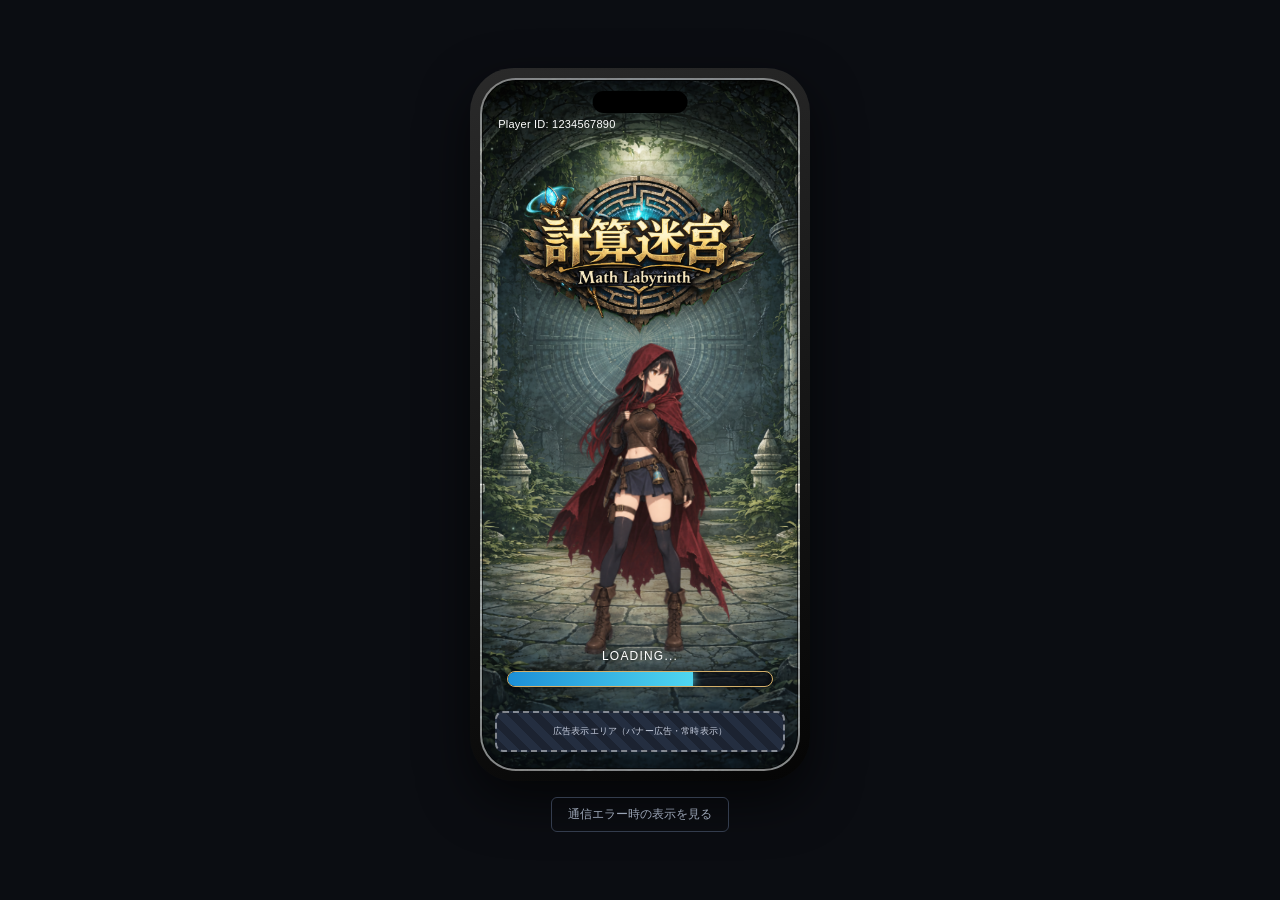
<file: docs/screen-design/html-image/01-title/index.html>
<!DOCTYPE html>
<html lang="ja">
<head>
<meta charset="UTF-8">
<meta name="viewport" content="width=device-width, initial-scale=1.0">
<title>01 タイトル画面</title>
<link rel="stylesheet" href="../common/chrome.css">
<link rel="stylesheet" href="style.css">
</head>
<body>

<div class="phone">
  <div class="phone-screen" style="background-image:url('../assets/background.png');">

    <!-- サイレントログイン完了時に表示される -->
    <div class="player-id" id="playerId" hidden>
      Player ID: <span id="playerIdValue">-</span>
    </div>

    <img class="logo" src="../assets/logo.png" alt="計算迷宮 Math Labyrinth ロゴ">
    <img class="character" src="../assets/character.png" alt="キャラクター">

    <!-- ローディング中 と START表示 を切り替える領域 -->
    <div class="bottom-area">
      <div class="loading-block" id="loadingBlock">
        <p class="loading-label">LOADING...</p>
        <div class="loading-bar-frame">
          <div class="loading-bar-fill" id="loadingBarFill"></div>
        </div>
      </div>

      <button class="start-button" id="startButton" hidden>
        <span class="deco">◈</span>
        <span>START</span>
        <span class="deco">◈</span>
      </button>
    </div>

    <!-- バナー広告エリア（要件定義 3.4: 画面下部に常時表示） -->
    <div class="banner-ad">広告表示エリア（バナー広告・常時表示）</div>

    <!-- 通信失敗時のエラーモーダル（普段は非表示。広告エリアより上に重ねて画面全体を覆う） -->
    <div class="modal-overlay" id="errorModal" hidden>
      <div class="modal-box">
        <div class="modal-icon">⚠</div>
        <p class="modal-message" id="errorMessage">通信に失敗しました</p>
        <div class="modal-actions">
          <button class="modal-button" id="reconnectButton"><span class="reload-icon">⟳</span> 再接続</button>
        </div>
      </div>
    </div>

  </div>

</div>

<!-- 押すとエラーモーダルを表示できる確認用ボタン -->
<div class="preview-buttons">
  <button class="preview-toggle" id="errorToggle">通信エラー時の表示を見る</button>
</div>

<script src="script.js"></script>
</body>
</html>
</file>
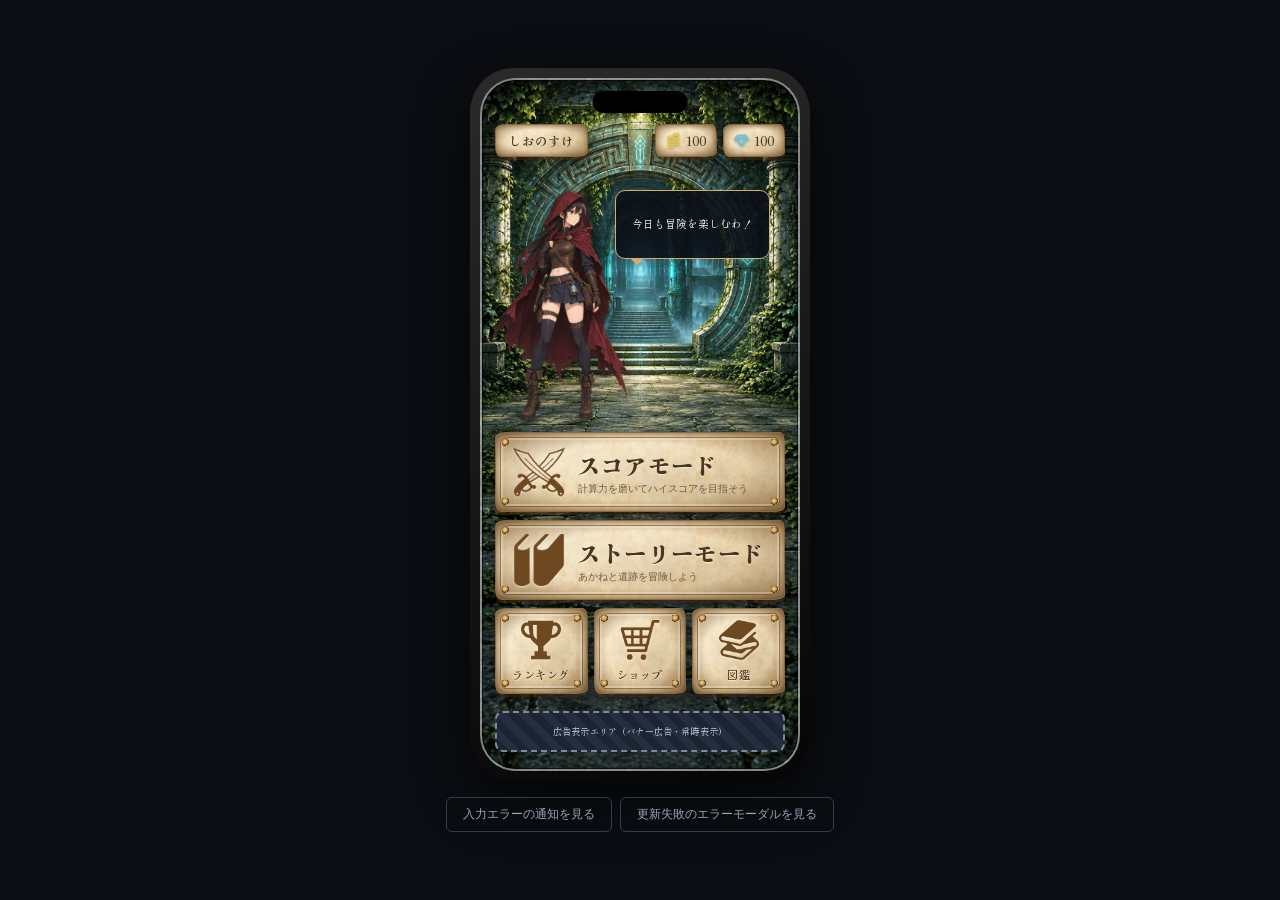
<file: docs/screen-design/html-image/02-start-menu/index.html>
<!DOCTYPE html>
<html lang="ja">
<head>
<meta charset="UTF-8">
<meta name="viewport" content="width=device-width, initial-scale=1.0">
<title>02 スタートメニュー画面</title>
<link rel="preconnect" href="https://fonts.googleapis.com">
<link rel="preconnect" href="https://fonts.gstatic.com" crossorigin>
<link href="https://fonts.googleapis.com/css2?family=Kaisei+Tokumin:wght@700;800&family=Shippori+Mincho+B1:wght@500;700&display=swap" rel="stylesheet">
<link rel="stylesheet" href="../common/chrome.css">
<link rel="stylesheet" href="style.css">
</head>
<body>

<div class="phone">
  <div class="phone-screen" style="background-image:url('../assets/menuBackground.png');">

    <!-- 上部バー: 名前(タップでオプションを開く)・コイン・ジェム -->
    <div class="top-bar">
      <button class="name-badge parchment" id="nameBadge">
        <span id="playerNameLabel">-</span>
      </button>
      <div class="currency-badges">
        <span class="currency-badge parchment"><img class="icon currency-icon" src="../assets/icon/icon-coin.png" alt=""><span id="coinValue">-</span></span>
        <span class="currency-badge parchment"><img class="icon currency-icon" src="../assets/icon/icon-gem.png" alt=""><span id="gemValue">-</span></span>
      </div>
    </div>

    <!-- キャラクターの一言。タップするとセリフが変わる -->
    <div class="speech-bubble" id="speechBubble">
      <p id="speechText">-</p>
    </div>
    <img class="character" src="../assets/character.png" alt="キャラクター" id="characterImage">

    <!-- メニュー -->
    <div class="menu-area">
      <button class="mode-button parchment parchment-framed" data-nav="スコアモード">
        <img class="icon mode-icon" src="../assets/icon/icon-swords.png" alt="">
        <span class="mode-text">
          <span class="mode-title">スコアモード</span>
          <span class="mode-sub">計算力を磨いてハイスコアを目指そう</span>
        </span>
      </button>
      <button class="mode-button parchment parchment-framed" data-nav="ストーリーモード">
        <img class="icon mode-icon" src="../assets/icon/icon-book-open.png" alt="">
        <span class="mode-text">
          <span class="mode-title">ストーリーモード</span>
          <span class="mode-sub">あかねと遺跡を冒険しよう</span>
        </span>
      </button>
      <div class="sub-menu-row">
        <button class="sub-menu-button parchment parchment-framed" data-nav="ランキング"><img class="icon sub-menu-icon" src="../assets/icon/icon-trophy.png" alt=""><span>ランキング</span></button>
        <button class="sub-menu-button parchment parchment-framed" data-nav="ショップ"><img class="icon sub-menu-icon" src="../assets/icon/icon-cart.png" alt=""><span>ショップ</span></button>
        <button class="sub-menu-button parchment parchment-framed" data-nav="図鑑"><img class="icon sub-menu-icon" src="../assets/icon/icon-books.png" alt=""><span>図鑑</span></button>
      </div>
    </div>

    <!-- 画面遷移の代わりに「本来は◯◯へ遷移する」と一時的に知らせる通知 -->
    <div class="nav-toast" id="navToast"></div>

    <!-- バナー広告エリア（要件定義 3.4: 画面下部に常時表示） -->
    <div class="banner-ad">広告表示エリア（バナー広告・常時表示）</div>

    <!-- オプションモーダル -->
    <div class="modal-overlay" id="optionOverlay" hidden>
      <div class="option-panel">
        <button class="option-close" id="optionClose" aria-label="閉じる">×</button>
        <h2 class="option-title">オプション</h2>

        <div class="option-section">
          <p class="option-label">プレイヤー名</p>
          <div class="option-name-row">
            <input type="text" class="option-name-input" id="nameInput" maxlength="20">
            <button class="option-name-edit" id="changeNameButton">変更</button>
          </div>
        </div>

        <div class="option-section">
          <p class="option-label">サウンド</p>
          <div class="volume-row">
            <span class="volume-label">BGM</span>
            <input type="range" min="0" max="100" id="bgmVolume" class="volume-slider">
          </div>
          <div class="volume-row">
            <span class="volume-label">SE</span>
            <input type="range" min="0" max="100" id="seVolume" class="volume-slider">
          </div>
        </div>

        <button class="option-nav-row" data-nav="アカウント">アカウント <img class="icon chevron" src="../assets/icon/icon-arrow-right.png" alt=""></button>
        <button class="option-nav-row" data-nav="利用規約">利用規約 <img class="icon chevron" src="../assets/icon/icon-arrow-right.png" alt=""></button>
        <button class="option-nav-row" data-nav="プライバシーポリシー">プライバシーポリシー <img class="icon chevron" src="../assets/icon/icon-arrow-right.png" alt=""></button>

        <button class="option-return-button" data-nav="タイトル"><img class="icon icon-flip" src="../assets/icon/icon-arrow-right.png" alt=""><span>タイトルへ戻る</span></button>
      </div>
    </div>

    <!-- 名前変更完了トースト -->
    <div class="success-toast" id="successToast">✓ プレイヤー名を変更しました</div>

    <!-- 入力エラー用の通知（02-start-menu.md「6. 例外処理」: 空文字・11文字以上・不正な名前） -->
    <div class="error-toast" id="errorToast">
      <span id="errorToastMessage">-</span>
    </div>

    <!-- 表示名の更新に失敗した場合のエラーモーダル（サーバー側の失敗を想定） -->
    <div class="modal-overlay" id="errorModalOverlay" hidden>
      <div class="modal-box">
        <div class="modal-icon">⚠</div>
        <p class="modal-message">名前を変更できませんでした</p>
        <div class="modal-actions">
          <button class="modal-button" id="errorModalClose">閉じる</button>
        </div>
      </div>
    </div>

  </div>
</div>

<!-- 例外系の表示を確認するためのボタン（実際の操作フローとは独立） -->
<div class="preview-buttons">
  <button class="preview-toggle" id="previewAlert">入力エラーの通知を見る</button>
  <button class="preview-toggle" id="previewErrorModal">更新失敗のエラーモーダルを見る</button>
</div>

<script src="script.js"></script>
</body>
</html>
</file>
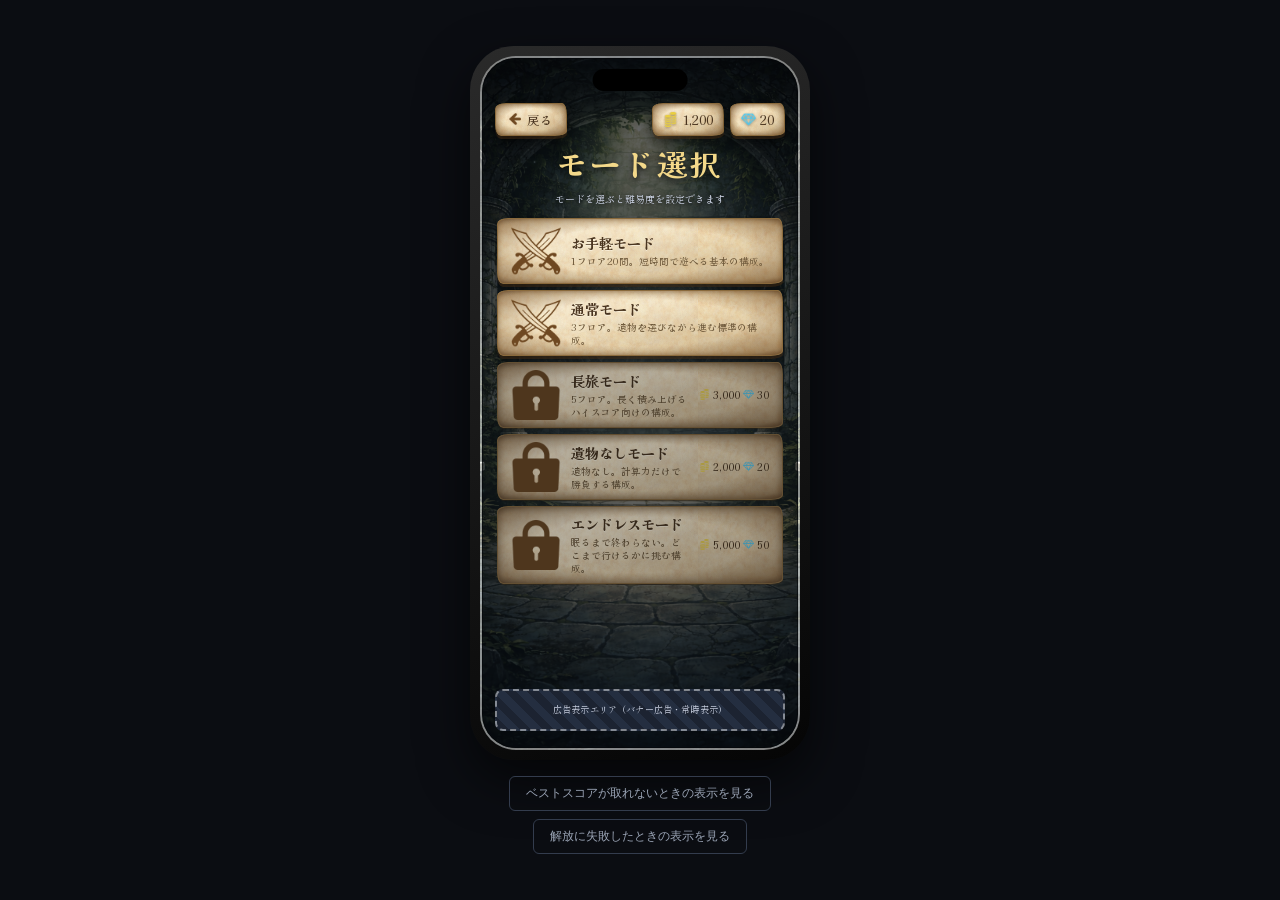
<file: docs/screen-design/html-image/03-mode-select/index.html>
<!DOCTYPE html>
<html lang="ja">
<head>
<meta charset="UTF-8">
<meta name="viewport" content="width=device-width, initial-scale=1.0">
<title>03 モード / 難易度選択画面</title>
<link rel="preconnect" href="https://fonts.googleapis.com">
<link rel="preconnect" href="https://fonts.gstatic.com" crossorigin>
<link href="https://fonts.googleapis.com/css2?family=Kaisei+Tokumin:wght@700;800&family=Shippori+Mincho+B1:wght@500;700&display=swap" rel="stylesheet">
<link rel="stylesheet" href="../common/chrome.css">
<link rel="stylesheet" href="style.css">
</head>
<body>

<div class="phone">
  <div class="phone-screen" style="background-image:url('../assets/background.png');">
    <div class="screen-scrim"></div>

    <!-- 上部バー: 戻る・コイン・ジェム -->
    <div class="top-bar">
      <button class="back-button parchment" data-nav="スタートメニュー"><img class="icon icon-flip" src="../assets/icon/icon-arrow-right.png" alt=""><span>戻る</span></button>
      <div class="currency-badges">
        <span class="currency-badge parchment"><img class="icon currency-icon" src="../assets/icon/icon-coin.png" alt=""><span id="coinValue">-</span></span>
        <span class="currency-badge parchment"><img class="icon currency-icon" src="../assets/icon/icon-gem.png" alt=""><span id="gemValue">-</span></span>
      </div>
    </div>

    <!-- 本文領域。ここから先は通常のフローで縦に積む -->
    <div class="screen-body">
      <h1 class="screen-title">モード選択</h1>
      <p class="screen-detail">モードを選ぶと難易度を設定できます</p>

      <!-- モード一覧（タイトル画面で取得済みのマスターデータから表示する）。
           縦の余りはここが吸う -->
      <div class="mode-list" id="modeList"></div>
    </div>

    <!-- モードを選ぶと下からせり上がるシート。難易度と挑戦するをここに入れる。
         バナー広告は常時表示なので、その手前で止める -->
    <div class="sheet-overlay" id="detailSheet">
      <div class="sheet parchment">
        <div class="sheet-handle"></div>
        <button class="sheet-close" id="detailClose" aria-label="閉じる">×</button>
        <p class="detail-name" id="detailName">-</p>
        <p class="detail-desc" id="detailDesc">-</p>
        <p class="detail-label">難易度</p>
        <div class="difficulty-list" id="difficultyList"></div>
        <button class="challenge-button" id="challengeButton" disabled>挑戦する</button>
      </div>
    </div>

    <!-- 画面遷移の代わりに「本来は◯◯へ遷移する」と一時的に知らせる通知 -->
    <div class="nav-toast" id="navToast"></div>
    <div class="error-toast" id="errorToast"><span id="errorToastMessage">-</span></div>
    <div class="success-toast" id="successToast"><span id="successToastMessage">-</span></div>

    <!-- バナー広告エリア（要件定義 3.4: 画面下部に常時表示） -->
    <div class="banner-ad">広告表示エリア（バナー広告・常時表示）</div>

    <!-- 解放の確認モーダル（支払いに使う通貨を選んでから購入する） -->
    <div class="modal-overlay" id="unlockModal" hidden>
      <div class="modal-box">
        <div class="modal-icon">🔓</div>
        <h2 class="modal-title" id="unlockTitle">-</h2>
        <p class="modal-message">支払いに使う通貨をえらんでください</p>
        <div class="pay-choice">
          <button class="pay-button selected" data-currency="coin">
            <img class="icon currency-icon" src="../assets/icon/icon-coin.png" alt=""><span id="unlockCoinPrice">-</span>
          </button>
          <button class="pay-button" data-currency="gem">
            <img class="icon currency-icon" src="../assets/icon/icon-gem.png" alt=""><span id="unlockGemPrice">-</span>
          </button>
        </div>
        <div class="modal-actions">
          <button class="modal-button" id="unlockCancel">いいえ</button>
          <button class="modal-button primary" id="unlockConfirm">はい</button>
        </div>
      </div>
    </div>

  </div>
</div>

<!-- 例外系の表示を確認するためのボタン（実際の操作フローとは独立） -->
<div class="preview-buttons">
  <button class="preview-toggle" id="previewBestScoreError">ベストスコアが取れないときの表示を見る</button>
  <button class="preview-toggle" id="previewUnlockError">解放に失敗したときの表示を見る</button>
</div>

<script src="script.js"></script>
</body>
</html>
</file>
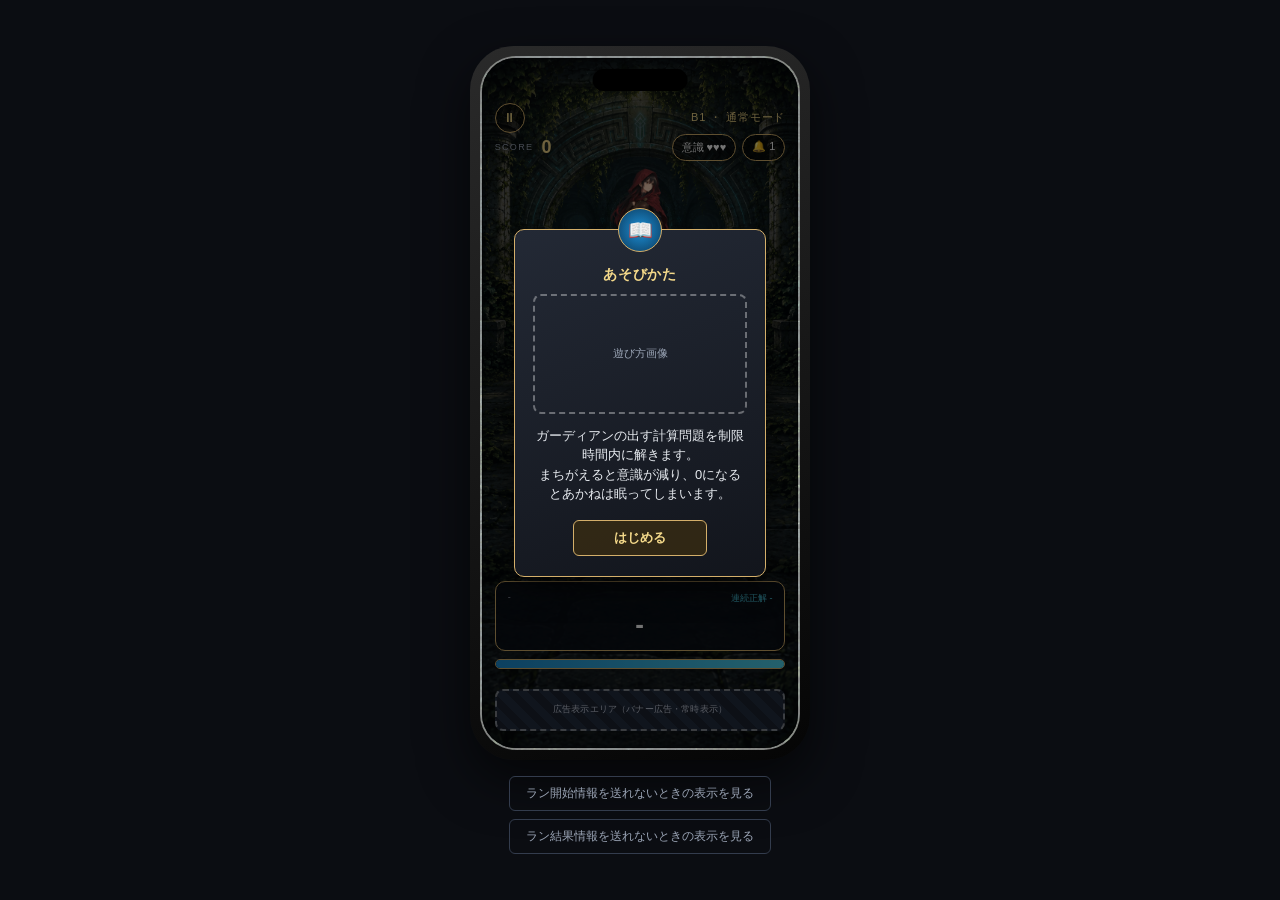
<file: docs/screen-design/html-image/04-game/index.html>
<!DOCTYPE html>
<html lang="ja">
<head>
<meta charset="UTF-8">
<meta name="viewport" content="width=device-width, initial-scale=1.0">
<title>04 ゲーム画面</title>
<link rel="stylesheet" href="../common/chrome.css">
<link rel="stylesheet" href="style.css">
</head>
<body>

<div class="phone">
  <div class="phone-screen" style="background-image:url('../assets/menuBackground.png');">
    <div class="screen-scrim"></div>

    <!-- 上部HUD: ポーズ・フロア・意識・目覚めの鈴 -->
    <div class="top-bar">
      <button class="hud-button" id="pauseButton" aria-label="ポーズ">⏸</button>
      <span class="floor-label" id="floorLabel">-</span>
    </div>

    <!-- スコア・意識・目覚めの鈴 -->
    <div class="score-bar">
      <span class="score-label">SCORE</span>
      <span class="score-value" id="scoreValue">0</span>
      <div class="hud-status">
        <span class="hud-badge" id="consciousnessValue">-</span>
        <span class="hud-badge" id="bellValue">-</span>
      </div>
    </div>

    <!-- 計算モード: ガーディアンが問題を出す -->
    <div class="battle-area" id="battleArea">
      <img class="guardian" src="../assets/character.png" alt="ガーディアン">
      <p class="guardian-name" id="guardianName">-</p>

      <div class="question-box">
        <p class="question-count"><span id="questionCount">-</span><span class="combo-value" id="comboValue">-</span></p>
        <p class="question-text" id="questionText">-</p>
        <!-- ポーズ中は問題を隠す -->
        <p class="question-hidden" id="questionHidden" hidden>- ポーズ中 -</p>
      </div>

      <div class="time-frame">
        <div class="time-fill" id="timeFill"></div>
      </div>

      <div class="choice-grid" id="choiceGrid"></div>
    </div>

    <!-- 遺物選択モード: フロア開始時に3つから1つ選ぶ -->
    <div class="relic-area" id="relicArea" hidden>
      <p class="relic-heading">遺物をえらぶ</p>
      <div class="relic-list" id="relicList"></div>
    </div>

    <!-- 画面遷移の代わりに「本来は◯◯へ遷移する」と一時的に知らせる通知 -->
    <div class="nav-toast" id="navToast"></div>

    <!-- バナー広告エリア（要件定義 3.4: 画面下部に常時表示） -->
    <div class="banner-ad">広告表示エリア（バナー広告・常時表示）</div>

    <!-- 遊び方（画面に遷移したときに表示し、閉じるとゲームが始まる） -->
    <div class="modal-overlay" id="howToModal" hidden>
      <div class="modal-box">
        <div class="modal-icon">📖</div>
        <h2 class="modal-title">あそびかた</h2>
        <div class="how-to-image">遊び方画像</div>
        <p class="modal-message">
          ガーディアンの出す計算問題を制限時間内に解きます。<br>
          まちがえると意識が減り、0になるとあかねは眠ってしまいます。
        </p>
        <div class="modal-actions">
          <button class="modal-button primary" id="howToClose">はじめる</button>
        </div>
      </div>
    </div>

    <!-- ポーズ画面（ポーズ中は制限時間が止まり、問題を隠す） -->
    <div class="modal-overlay" id="pauseModal" hidden>
      <div class="modal-box">
        <h2 class="modal-title">ポーズ</h2>
        <div class="volume-row">
          <span class="volume-label">BGM</span>
          <input type="range" min="0" max="100" id="bgmVolume" class="volume-slider">
        </div>
        <div class="volume-row">
          <span class="volume-label">SE</span>
          <input type="range" min="0" max="100" id="seVolume" class="volume-slider">
        </div>
        <div class="modal-actions">
          <button class="modal-button danger" data-nav="スタートメニュー">メニューに戻る</button>
          <button class="modal-button primary" id="resumeButton">再開する</button>
        </div>
      </div>
    </div>

    <!-- 意識が0になったとき（目覚めの鈴が残っていれば使うか確認する） -->
    <div class="modal-overlay" id="bellModal" hidden>
      <div class="modal-box">
        <div class="modal-icon">🔔</div>
        <h2 class="modal-title">あかねが眠ってしまった</h2>
        <p class="modal-message">目覚めの鈴を使いますか？</p>
        <p class="modal-note">動画広告を見ると、スコアが70%になり意識が2戻ります</p>
        <div class="modal-actions">
          <button class="modal-button" id="bellDecline">使わない</button>
          <button class="modal-button primary" id="bellAccept">鈴を使う</button>
        </div>
      </div>
    </div>

    <!-- リワード広告の再生（視聴が終わると目覚める） -->
    <div class="modal-overlay" id="rewardAdModal" hidden>
      <div class="modal-box">
        <h2 class="modal-title">リワード広告</h2>
        <div class="ad-placeholder">動画広告 再生中…</div>
        <p class="modal-message" id="rewardAdCountdown">-</p>
      </div>
    </div>

    <!-- 通信エラー（ラン開始情報 / ラン結果情報が送れなかったとき） -->
    <div class="modal-overlay" id="errorModal" hidden>
      <div class="modal-box">
        <div class="modal-icon">⚠</div>
        <p class="modal-message" id="errorMessage">-</p>
        <p class="modal-note" id="errorNote" hidden>メニューに戻るとこのランの結果は保存されません</p>
        <div class="modal-actions">
          <button class="modal-button danger" data-nav="スタートメニュー">メニューに戻る</button>
          <button class="modal-button primary" id="reconnectButton">⟳ 再接続</button>
        </div>
      </div>
    </div>

  </div>
</div>

<!-- 例外系の表示を確認するためのボタン（実際の操作フローとは独立） -->
<div class="preview-buttons">
  <button class="preview-toggle" id="previewStartError">ラン開始情報を送れないときの表示を見る</button>
  <button class="preview-toggle" id="previewResultError">ラン結果情報を送れないときの表示を見る</button>
</div>

<script src="script.js"></script>
</body>
</html>
</file>
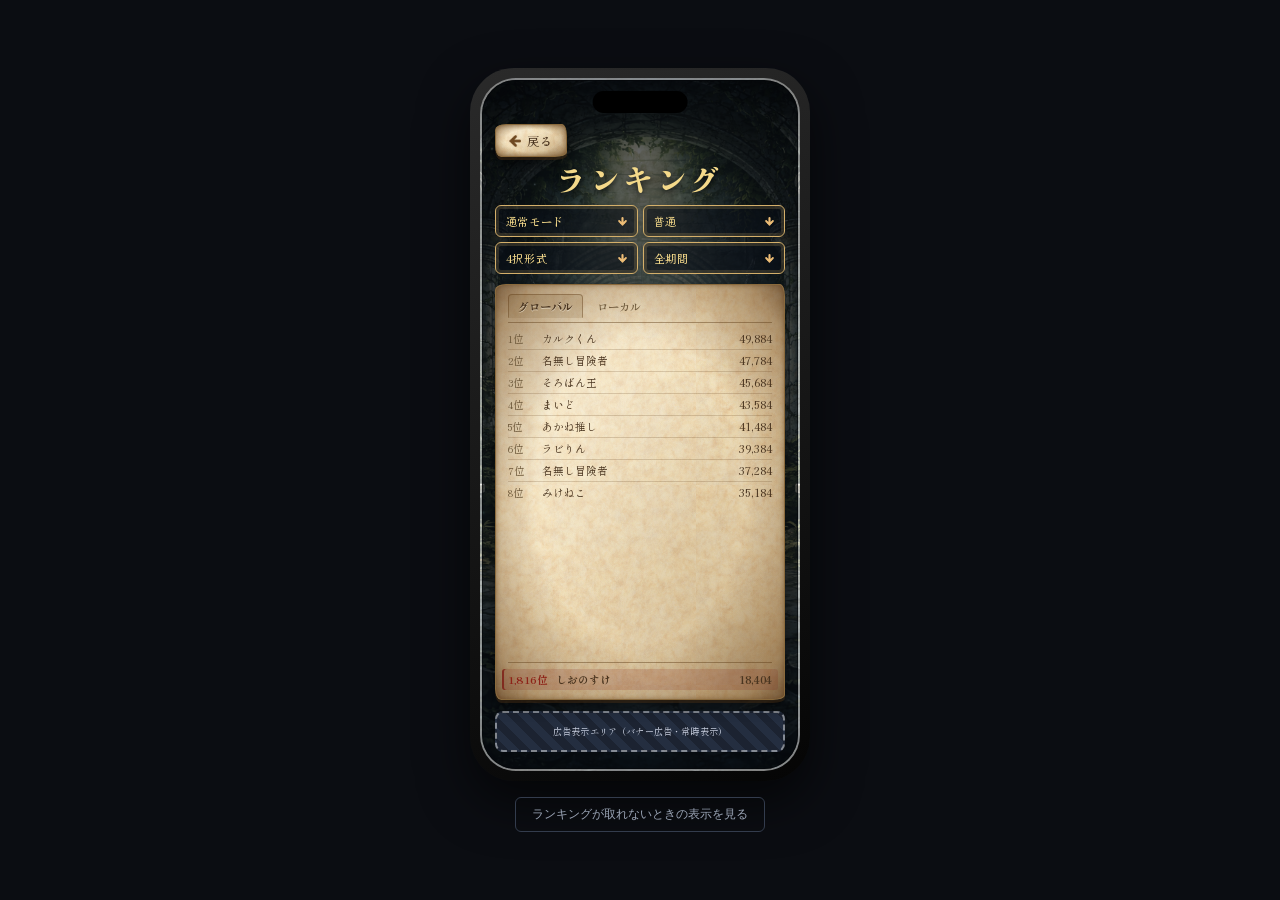
<file: docs/screen-design/html-image/06-leaderboard/index.html>
<!DOCTYPE html>
<html lang="ja">
<head>
<meta charset="UTF-8">
<meta name="viewport" content="width=device-width, initial-scale=1.0">
<title>06 ランキング画面</title>
<link rel="preconnect" href="https://fonts.googleapis.com">
<link rel="preconnect" href="https://fonts.gstatic.com" crossorigin>
<link href="https://fonts.googleapis.com/css2?family=Kaisei+Tokumin:wght@700;800&family=Shippori+Mincho+B1:wght@500;700&display=swap" rel="stylesheet">
<link rel="stylesheet" href="../common/chrome.css">
<link rel="stylesheet" href="style.css">
</head>
<body>

<div class="phone">
  <div class="phone-screen" style="background-image:url('../assets/background.png');">
    <div class="screen-scrim"></div>

    <div class="top-bar">
      <button class="back-button parchment" data-nav="スタートメニュー"><img class="icon icon-flip" src="../assets/icon/icon-arrow-right.png" alt=""><span>戻る</span></button>
    </div>

    <!-- 本文領域。ここから先は通常のフローで縦に積む -->
    <div class="screen-body">
      <h1 class="screen-title">ランキング</h1>

      <!-- 見るランキングの条件。モード × 難易度 × プレイ形式 × 集計期間 -->
      <div class="board-tag">
        <label class="board-item">
          <select class="board-field" id="modeSelect"></select>
          <img class="icon board-caret" src="../assets/icon/icon-arrow-right.png" alt="">
        </label>
        <label class="board-item">
          <select class="board-field" id="difficultySelect"></select>
          <img class="icon board-caret" src="../assets/icon/icon-arrow-right.png" alt="">
        </label>
        <label class="board-item">
          <select class="board-field" id="formatSelect"></select>
          <img class="icon board-caret" src="../assets/icon/icon-arrow-right.png" alt="">
        </label>
        <label class="board-item">
          <select class="board-field" id="periodSelect"></select>
          <img class="icon board-caret" src="../assets/icon/icon-arrow-right.png" alt="">
        </label>
      </div>

      <!-- ランキング本体。ローカルとグローバルを切り替えて1枚に収める -->
      <div class="rank-card parchment">
        <div class="card-head">
          <div class="rank-tabs" id="scopeTabs"></div>
          <p class="card-note" id="rankNote"></p>
        </div>
        <ol class="rank-list" id="rankList"></ol>

        <!-- グローバルのときだけ、自分の順位を一覧とは別に最下部へ固定で出す -->
        <div class="rank-self" id="rankSelf" hidden></div>
      </div>
    </div>

    <!-- 画面遷移の代わりに「本来は◯◯へ遷移する」と一時的に知らせる通知 -->
    <div class="nav-toast" id="navToast"></div>

    <!-- バナー広告エリア（要件定義 3.4: 画面下部に常時表示） -->
    <div class="banner-ad">広告表示エリア（バナー広告・常時表示）</div>

  </div>
</div>

<!-- 例外系の表示を確認するためのボタン（実際の操作フローとは独立） -->
<div class="preview-buttons">
  <button class="preview-toggle" id="previewRankError">ランキングが取れないときの表示を見る</button>
</div>

<script src="script.js"></script>
</body>
</html>
</file>
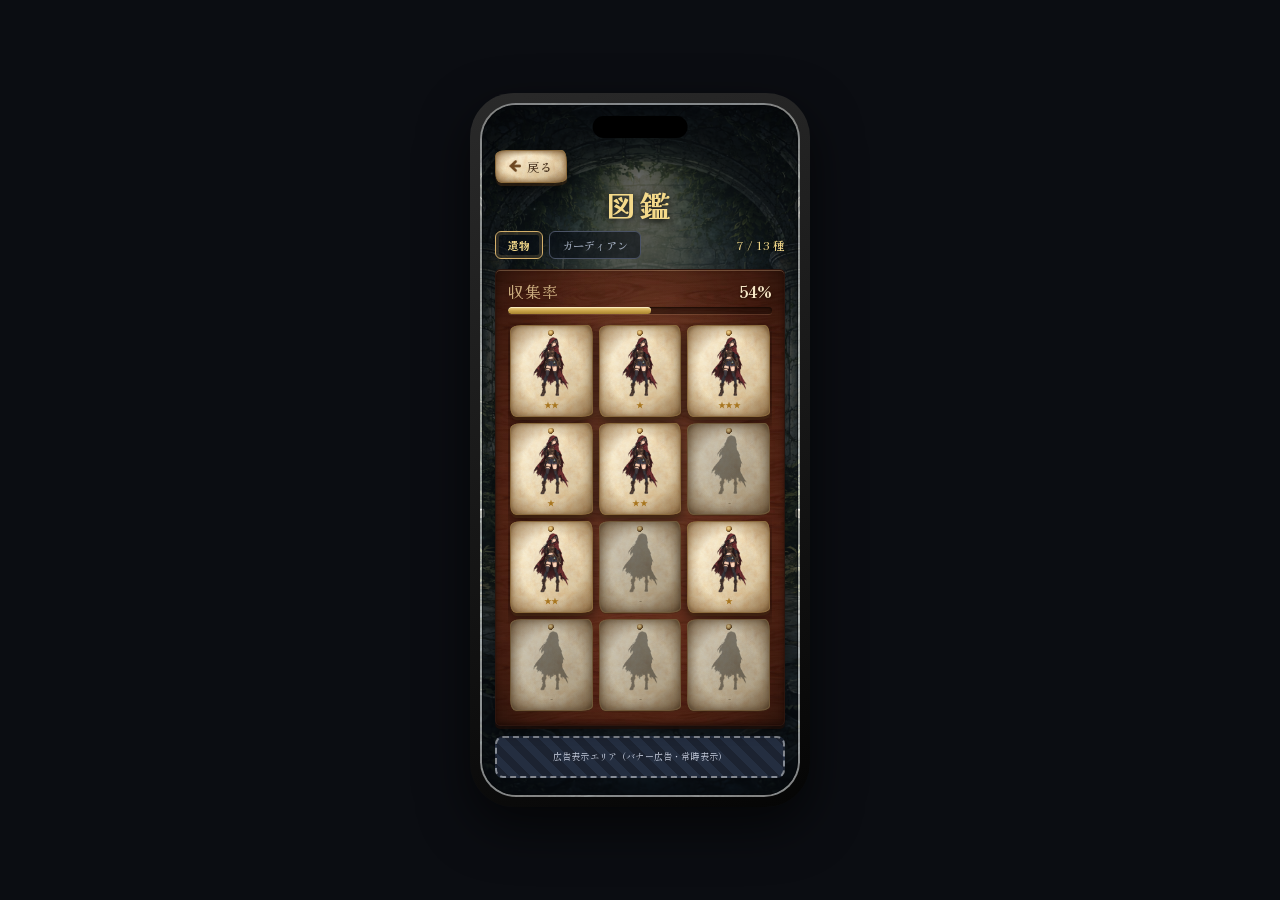
<file: docs/screen-design/html-image/07-codex/index.html>
<!DOCTYPE html>
<html lang="ja">
<head>
<meta charset="UTF-8">
<meta name="viewport" content="width=device-width, initial-scale=1.0">
<title>07 図鑑画面</title>
<link rel="preconnect" href="https://fonts.googleapis.com">
<link rel="preconnect" href="https://fonts.gstatic.com" crossorigin>
<link href="https://fonts.googleapis.com/css2?family=Kaisei+Tokumin:wght@700;800&family=Shippori+Mincho+B1:wght@500;700&display=swap" rel="stylesheet">
<link rel="stylesheet" href="../common/chrome.css">
<link rel="stylesheet" href="style.css">
</head>
<body>

<div class="phone">
  <div class="phone-screen" style="background-image:url('../assets/background.png');">
    <div class="screen-scrim"></div>

    <div class="top-bar">
      <button class="back-button parchment" data-nav="スタートメニュー"><img class="icon icon-flip" src="../assets/icon/icon-arrow-right.png" alt=""><span>戻る</span></button>
    </div>

    <!-- 本文領域。ここから先は通常のフローで縦に積む -->
    <div class="screen-body">
      <h1 class="screen-title">図鑑</h1>

      <!-- 切り替えと収集数はボードの外に置く -->
      <div class="codex-head">
        <div class="rank-tabs" id="categoryTabs"></div>
        <p class="codex-count" id="codexCount">-</p>
      </div>

      <!-- 一覧（出会ったかどうかが分かる形で表示する） -->
      <div class="codex-card wood">
        <!-- 収集率は割合だけを出す -->
        <div class="collect">
          <div class="collect-head">
            <span class="collect-label">収集率</span>
            <span class="collect-value" id="collectValue">-</span>
          </div>
          <div class="collect-bar"><span class="collect-fill" id="collectFill"></span></div>
        </div>

        <!-- 3列 × 4行の12件が収まり、それ以降はスクロールで見る -->
        <div class="codex-grid" id="codexGrid"></div>
      </div>
    </div>


    <!-- 画面遷移の代わりに「本来は◯◯へ遷移する」と一時的に知らせる通知 -->
    <div class="nav-toast" id="navToast"></div>

    <!-- バナー広告エリア（要件定義 3.4: 画面下部に常時表示） -->
    <div class="banner-ad">広告表示エリア（バナー広告・常時表示）</div>

    <!-- 詳細（一覧の項目をタップすると開く） -->
    <div class="modal-overlay" id="detailModal" hidden>
      <div class="modal-box">
        <img class="detail-art" id="detailArt" src="../assets/character.png" alt="">
        <h2 class="modal-title" id="detailName">-</h2>
        <p class="detail-rarity" id="detailRarity">-</p>
        <p class="modal-message" id="detailText">-</p>
        <div class="modal-actions">
          <button class="modal-button primary" id="detailClose">閉じる</button>
        </div>
      </div>
    </div>

  </div>
</div>

<script src="script.js"></script>
</body>
</html>
</file>
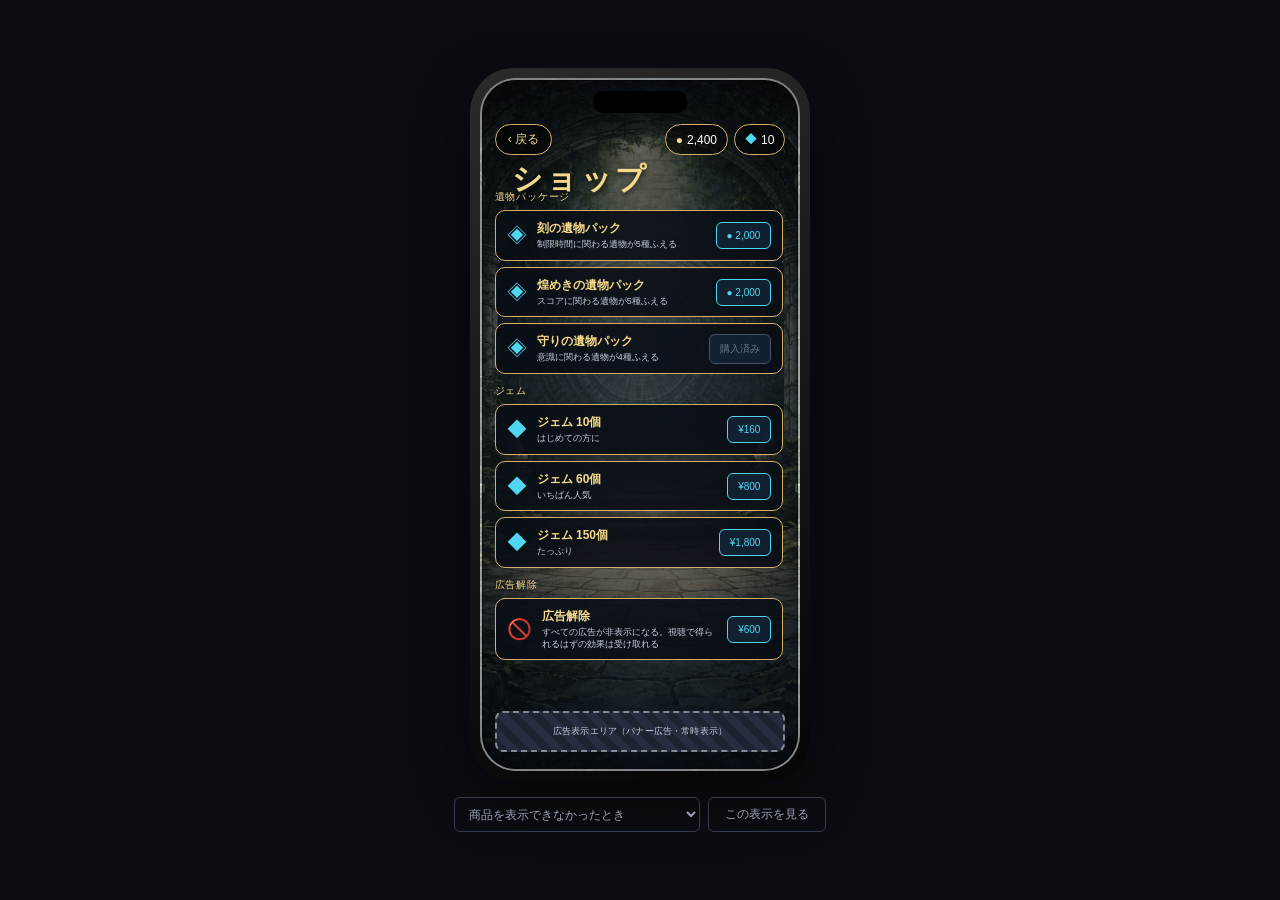
<file: docs/screen-design/html-image/08-shop/index.html>
<!DOCTYPE html>
<html lang="ja">
<head>
<meta charset="UTF-8">
<meta name="viewport" content="width=device-width, initial-scale=1.0">
<title>08 ショップ画面</title>
<link rel="stylesheet" href="../common/chrome.css">
<link rel="stylesheet" href="style.css">
</head>
<body>

<div class="phone">
  <div class="phone-screen" style="background-image:url('../assets/background.png');">
    <div class="screen-scrim"></div>

    <div class="top-bar">
      <button class="back-button" data-nav="スタートメニュー">‹ 戻る</button>
      <div class="currency-badges">
        <span class="currency-badge"><span class="currency-icon coin">●</span><span id="coinValue">-</span></span>
        <span class="currency-badge"><span class="currency-icon gem">◆</span><span id="gemValue">-</span></span>
      </div>
    </div>

    <h1 class="screen-title" style="top:11.5%;">ショップ</h1>

    <!-- 商品一覧（ジェム・広告解除の価格はストアから取得する） -->
    <div class="shop-list">
      <p class="shop-section">遺物パッケージ</p>
      <div id="packageList"></div>

      <p class="shop-section">ジェム</p>
      <div id="gemList"></div>

      <p class="shop-section">広告解除</p>
      <div id="adRemovalList"></div>
    </div>

    <div class="nav-toast" id="navToast"></div>
    <div class="error-toast" id="errorToast"><span id="errorToastMessage">-</span></div>
    <div class="success-toast" id="successToast"><span id="successToastMessage">-</span></div>

    <!-- バナー広告エリア（要件定義 3.4: 画面下部に常時表示） -->
    <div class="banner-ad" id="bannerAd">広告表示エリア（バナー広告・常時表示）</div>

    <!-- 遺物パッケージの購入確認（支払いに使う通貨を選んでから購入する） -->
    <div class="modal-overlay" id="buyModal" hidden>
      <div class="modal-box">
        <div class="modal-icon">🛒</div>
        <h2 class="modal-title" id="buyTitle">-</h2>
        <p class="modal-message">支払いに使う通貨をえらんでください</p>
        <div class="pay-choice">
          <button class="pay-button selected" data-currency="coin"><span class="currency-icon coin">●</span> <span id="buyCoinPrice">-</span></button>
          <button class="pay-button" data-currency="gem"><span class="currency-icon gem">◆</span> <span id="buyGemPrice">-</span></button>
        </div>
        <div class="modal-actions">
          <button class="modal-button" id="buyCancel">いいえ</button>
          <button class="modal-button primary" id="buyConfirm">はい</button>
        </div>
      </div>
    </div>

    <!-- ストアの課金処理（ジェム・広告解除） -->
    <div class="modal-overlay" id="billingModal" hidden>
      <div class="modal-box">
        <div class="modal-icon">💳</div>
        <h2 class="modal-title" id="billingTitle">-</h2>
        <p class="modal-message" id="billingMessage">-</p>
        <div class="modal-actions" id="billingActions">
          <button class="modal-button" id="billingCancel">やめる</button>
          <button class="modal-button primary" id="billingConfirm">購入する</button>
        </div>
      </div>
    </div>

    <!-- エラーモーダル（商品情報の取得失敗・購入失敗・課金失敗・レシート検証失敗） -->
    <div class="modal-overlay" id="errorModal" hidden>
      <div class="modal-box">
        <div class="modal-icon">⚠</div>
        <p class="modal-message" id="errorMessage">-</p>
        <p class="modal-note" id="errorNote" hidden>お手数ですが、ユーザーIDを添えてお問い合わせください</p>
        <div class="modal-actions">
          <button class="modal-button danger" data-nav="スタートメニュー">メニューに戻る</button>
          <button class="modal-button primary" id="reconnectButton">⟳ 再接続</button>
        </div>
      </div>
    </div>

  </div>
</div>

<!-- 例外系の表示を確認するためのもの（実際の操作フローとは独立） -->
<div class="preview-buttons">
  <select class="preview-select" id="previewErrorSelect">
    <option value="catalog">商品を表示できなかったとき</option>
    <option value="purchase">遺物パッケージの購入に失敗したとき</option>
    <option value="billing">課金に失敗したとき</option>
    <option value="receipt">レシートの検証に失敗したとき</option>
  </select>
  <button class="preview-toggle" id="previewErrorButton">この表示を見る</button>
</div>

<script src="script.js"></script>
</body>
</html>
</file>
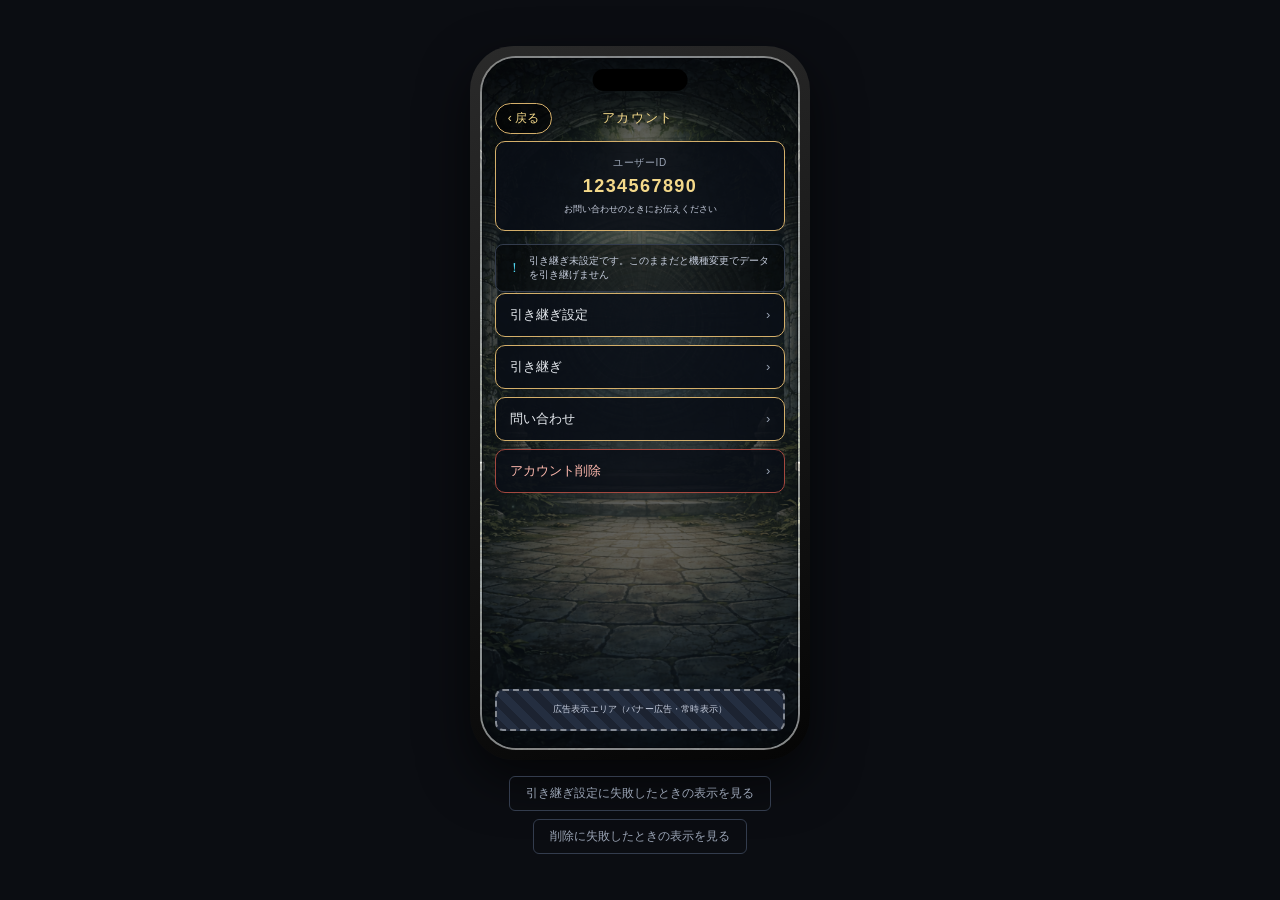
<file: docs/screen-design/html-image/09-account/index.html>
<!DOCTYPE html>
<html lang="ja">
<head>
<meta charset="UTF-8">
<meta name="viewport" content="width=device-width, initial-scale=1.0">
<title>09 アカウント画面</title>
<link rel="stylesheet" href="../common/chrome.css">
<link rel="stylesheet" href="style.css">
</head>
<body>

<div class="phone">
  <div class="phone-screen" style="background-image:url('../assets/background.png');">
    <div class="screen-scrim"></div>

    <div class="top-bar">
      <button class="back-button" data-nav="スタートメニュー">‹ 戻る</button>
      <span class="top-bar-title">アカウント</span>
      <span class="top-bar-spacer"></span>
    </div>

    <!-- ユーザーID（タイトル画面で取得済み。問い合わせの際に利用する） -->
    <div class="id-card">
      <p class="id-label">ユーザーID</p>
      <p class="id-value" id="userIdValue">-</p>
      <p class="id-note">お問い合わせのときにお伝えください</p>
    </div>

    <!-- 引き継ぎの状態 -->
    <div class="status-card">
      <span class="status-icon" id="takeoverIcon">-</span>
      <span class="status-text" id="takeoverStatus">-</span>
    </div>

    <div class="menu-list">
      <button class="menu-row" id="setupTakeoverButton">引き継ぎ設定 <span class="chevron">›</span></button>
      <button class="menu-row" id="takeoverButton">引き継ぎ <span class="chevron">›</span></button>
      <button class="menu-row" id="contactButton">問い合わせ <span class="chevron">›</span></button>
      <button class="menu-row danger" id="deleteButton">アカウント削除 <span class="chevron">›</span></button>
    </div>

    <div class="nav-toast" id="navToast"></div>
    <div class="error-toast" id="errorToast"><span id="errorToastMessage">-</span></div>
    <div class="success-toast" id="successToast"><span id="successToastMessage">-</span></div>

    <!-- バナー広告エリア（要件定義 3.4: 画面下部に常時表示） -->
    <div class="banner-ad">広告表示エリア（バナー広告・常時表示）</div>

    <!-- 引き継ぎ設定 / 引き継ぎ のフォーム -->
    <div class="modal-overlay" id="formModal" hidden>
      <div class="modal-box">
        <div class="modal-icon">🔑</div>
        <h2 class="modal-title" id="formTitle">-</h2>
        <p class="modal-message" id="formMessage">-</p>
        <label class="form-label">ユーザーID</label>
        <input type="text" class="form-input" id="formUserId">
        <label class="form-label">パスワード</label>
        <input type="password" class="form-input" id="formPassword">
        <div class="modal-actions">
          <button class="modal-button" id="formCancel">いいえ</button>
          <button class="modal-button primary" id="formConfirm">はい</button>
        </div>
      </div>
    </div>

    <!-- 確認（引き継ぎ実行前の警告・削除前の確認） -->
    <div class="modal-overlay" id="confirmModal" hidden>
      <div class="modal-box">
        <div class="modal-icon">⚠</div>
        <h2 class="modal-title" id="confirmTitle">-</h2>
        <p class="modal-message" id="confirmMessage">-</p>
        <p class="modal-note" id="confirmNote">-</p>
        <div class="modal-actions">
          <button class="modal-button" id="confirmCancel">いいえ</button>
          <button class="modal-button danger" id="confirmOk">はい</button>
        </div>
      </div>
    </div>

    <!-- 問い合わせ先 -->
    <div class="modal-overlay" id="contactModal" hidden>
      <div class="modal-box">
        <div class="modal-icon">✉</div>
        <h2 class="modal-title">お問い合わせ</h2>
        <p class="modal-message">
          下記の宛先に、ユーザーIDを添えてご連絡ください。<br>
          <span class="contact-address" id="contactAddress">-</span>
        </p>
        <div class="modal-actions">
          <button class="modal-button primary" id="contactClose">閉じる</button>
        </div>
      </div>
    </div>

    <!-- 通信エラー（引き継ぎ設定の失敗・削除の失敗） -->
    <div class="modal-overlay" id="errorModal" hidden>
      <div class="modal-box">
        <div class="modal-icon">⚠</div>
        <p class="modal-message" id="errorMessage">-</p>
        <div class="modal-actions">
          <button class="modal-button primary" id="reconnectButton">⟳ 再接続</button>
        </div>
      </div>
    </div>

  </div>
</div>

<!-- 例外系の表示を確認するためのボタン（実際の操作フローとは独立） -->
<div class="preview-buttons">
  <button class="preview-toggle" id="previewSetupError">引き継ぎ設定に失敗したときの表示を見る</button>
  <button class="preview-toggle" id="previewDeleteError">削除に失敗したときの表示を見る</button>
</div>

<script src="script.js"></script>
</body>
</html>
</file>
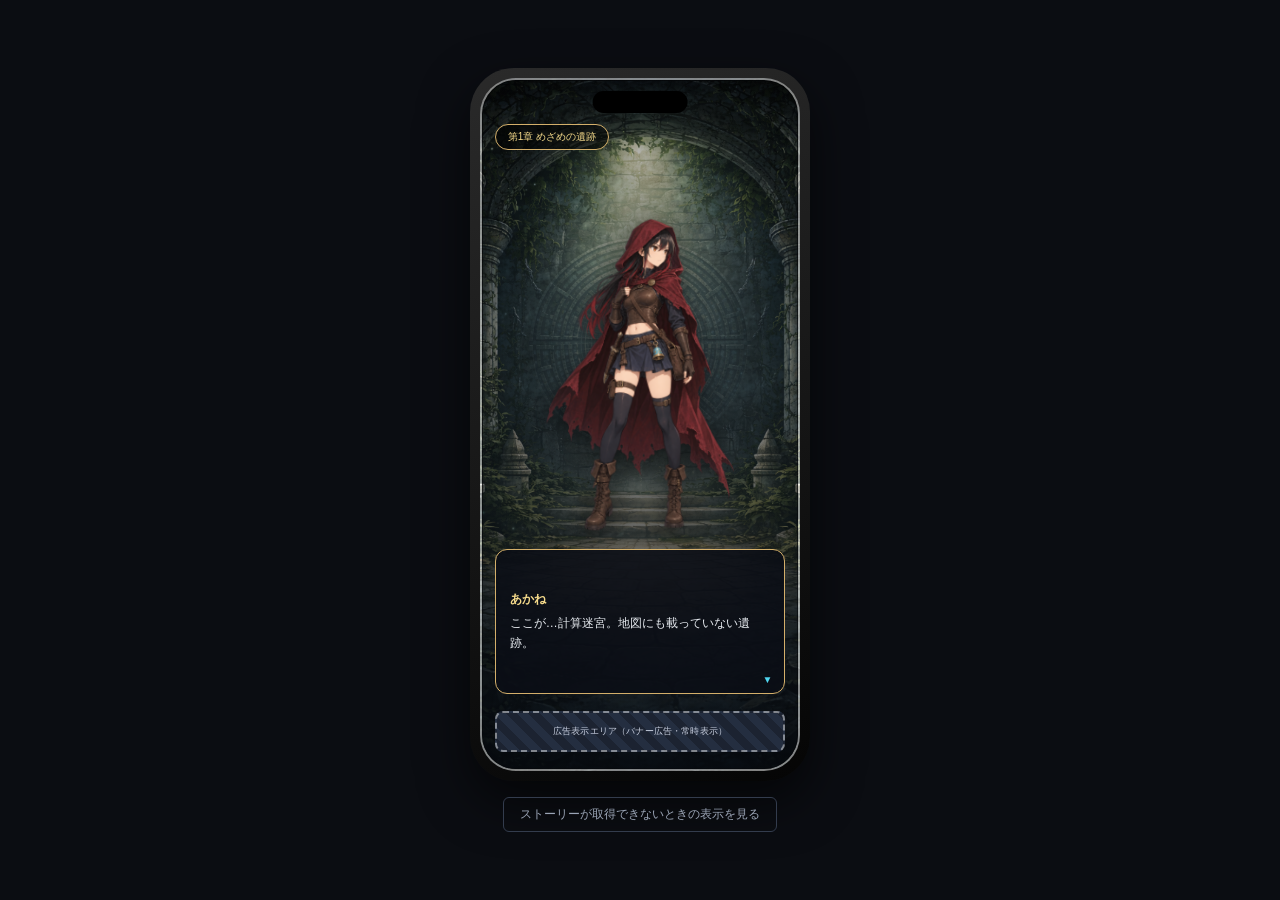
<file: docs/screen-design/html-image/10-story/index.html>
<!DOCTYPE html>
<html lang="ja">
<head>
<meta charset="UTF-8">
<meta name="viewport" content="width=device-width, initial-scale=1.0">
<title>10 ストーリー画面</title>
<link rel="stylesheet" href="../common/chrome.css">
<link rel="stylesheet" href="style.css">
</head>
<body>

<div class="phone">
  <div class="phone-screen" style="background-image:url('../assets/background.png');">
    <div class="story-scrim"></div>

    <!-- いま表示しているストーリーの段階 -->
    <p class="chapter-label" id="chapterLabel">-</p>

    <img class="stand-image" src="../assets/character.png" alt="あかね">

    <!-- テキスト送り: どこをタップしても次に進む -->
    <button class="text-window" id="textWindow">
      <span class="speaker-name" id="speakerName">-</span>
      <span class="story-text" id="storyText">-</span>
      <span class="next-mark" id="nextMark">▼</span>
    </button>

    <!-- 最後まで読み終わると出る。押すとストーリー用ゲーム画面へ進む -->
    <button class="go-game-button" id="goGameButton" hidden>ゲームに進む</button>

    <!-- 画面遷移の代わりに「本来は◯◯へ遷移する」と一時的に知らせる通知 -->
    <div class="nav-toast" id="navToast"></div>

    <!-- バナー広告エリア（要件定義 3.4: 画面下部に常時表示） -->
    <div class="banner-ad">広告表示エリア（バナー広告・常時表示）</div>

    <!-- ストーリーの取得に失敗したとき -->
    <div class="modal-overlay" id="errorModal" hidden>
      <div class="modal-box">
        <div class="modal-icon">⚠</div>
        <p class="modal-message">ストーリーを取得できませんでした</p>
        <div class="modal-actions">
          <button class="modal-button danger" data-nav="スタートメニュー">メニューに戻る</button>
          <button class="modal-button primary" id="reconnectButton">⟳ 再接続</button>
        </div>
      </div>
    </div>

  </div>
</div>

<!-- 例外系の表示を確認するためのボタン（実際の操作フローとは独立） -->
<div class="preview-buttons">
  <button class="preview-toggle" id="previewStoryError">ストーリーが取得できないときの表示を見る</button>
</div>

<script src="script.js"></script>
</body>
</html>
</file>
<file: docs/screen-design/html-image/common/chrome.css>
/* ==========================================================
   全画面で共通のスタイル
   各画面の index.html から、画面固有の style.css より先に読み込む。

   ここに置くもの: 色とスマホ枠の変数、スマホフレーム、バナー広告、
   上部バー、通知（トースト）、モーダル、確認用ボタン
   各画面に置くもの: その画面にしかない要素と、その配置
   ========================================================== */

/* ==========================================================
   調整用の変数（色やサイズを変えたいときはここを編集）
   ========================================================== */
:root {
  --gold: #d4af6a;
  --gold-bright: #f4d98a;
  --cyan: #4fd6f0;
  --red: #e2637a;
  --green: #5fd88a;

  /* 羊皮紙（名前欄・通貨欄・メニューなどの紙面） */
  --parchment: #ead9b4;
  --parchment-deep: #cdb083;
  --parchment-edge: #8a6a3c;
  --parchment-ink: #4a3520;
  --parchment-ink-sub: #6f5a3c;

  /* 冒険譚らしい極太明朝。読み込みは各画面の index.html の Google Fonts */
  --font-heading: "Kaisei Tokumin", "Shippori Mincho B1", "Yu Mincho", "Hiragino Mincho ProN", serif;
  --font-body: "Shippori Mincho B1", "Yu Mincho", "Hiragino Mincho ProN", serif;

  --phone-width: 340px; /* スマホ枠の幅 */
}

* {
  box-sizing: border-box;
}

body {
  margin: 0;
  min-height: 100vh;
  display: flex;
  flex-direction: column;
  align-items: center;
  justify-content: center;
  gap: 16px;
  background: #0b0d12;
  font-family: "Hiragino Kaku Gothic ProN", "Yu Gothic", "Meiryo", sans-serif;
  padding: 24px 12px;
}

/* ==========================================================
   共通クロム（.phone 〜 .banner-ad まで）
   どの画面でもほぼそのまま使う部分。詳しい理由は SKILL.md 参照。
   ========================================================== */

.phone {
  width: min(92vw, var(--phone-width));
  border-radius: 44px; /* iPhone16の角丸に近づける */
  padding: 10px;
  background: linear-gradient(160deg, #2a2a2a, #050505);
  box-shadow: 0 20px 50px rgba(0, 0, 0, 0.6);
}

/* 画面全体。iPhone16の論理解像度(393×852pt)を基準にした比率 */
.phone-screen {
  position: relative;
  width: 100%;
  aspect-ratio: 393 / 852;
  border-radius: 36px;
  overflow: hidden;
  background-size: cover;
  background-position: center;
  background-color: #10131a;
  border: 2px solid rgba(255, 255, 255, 0.5); /* 画面の境界線 */
  box-shadow: inset 0 0 0 1px rgba(0, 0, 0, 0.6);
}

/* Dynamic Island（iPhone16の見た目に寄せるための装飾） */
.phone-screen::before {
  content: "";
  position: absolute;
  top: 1.6%;
  left: 50%;
  transform: translateX(-50%);
  width: 30%;
  height: 3.2%;
  background: #000;
  border-radius: 999px;
  z-index: 5;
}

/* 画面全体に暗幕をかけて内容を読みやすくする（背景画像が明るい画面用） */
.screen-scrim {
  position: absolute;
  inset: 0;
  background: rgba(6, 9, 14, 0.62);
}

/* バナー広告エリア。画面の内側・最下部に常時表示する帯として配置する */
.banner-ad {
  position: absolute;
  left: 4%;
  right: 4%;
  bottom: 2.5%;
  height: 6%; /* 320x50相当のバナー比率に近いサイズ感 */
  border-radius: 8px;
  border: 2px dashed rgba(255, 255, 255, 0.45);
  background: repeating-linear-gradient(
    45deg,
    #1c2331,
    #1c2331 8px,
    #242e40 8px,
    #242e40 16px
  );
  display: flex;
  align-items: center;
  justify-content: center;
  text-align: center;
  padding: 4px 8px;
  color: #c7cede;
  font-size: 9px;
  letter-spacing: 0.02em;
  line-height: 1.3;
}

/* ==========================================================
   共通パーツ（上部バー・通知・モーダル）
   Dynamic Island（top 1.6%〜4.8%）の下に余白を空けて配置する
   ========================================================== */

.top-bar {
  position: absolute;
  top: 6.5%;
  left: 4%;
  right: 4%;
  display: flex;
  align-items: center;
  justify-content: space-between;
  gap: 8px;
  z-index: 3;
}

.back-button {
  display: flex;
  align-items: center;
  gap: 4px;
  padding: 6px 12px;
  background: rgba(0, 0, 0, 0.5);
  border: 1.5px solid var(--gold);
  border-radius: 999px;
  color: var(--gold-bright);
  font-size: 12px;
  white-space: nowrap;
  cursor: pointer;
}

.screen-title {
  position: absolute;
  top: 6.5%;
  left: 5%;
  transform: translateX(10%);
  margin: 0;
  font-size: 30px;
  letter-spacing: 0.12em;
  color: var(--gold-bright);
  text-shadow: 0 2px 6px rgba(0, 0, 0, 0.8);
  z-index: 2;
}

/* ==========================================================
   本文領域
   上部バーとバナー広告の間を埋める一枚の箱。
   絶対配置はこの箱だけにして、中身は通常のフローで縦に積む。
   要素を足すときは子要素を1つ増やすだけでよく、% の再調整が要らない。

   縦の余りをどこに吸わせるかは flex: 1 を付けた要素で決める
   （03ではモード一覧が伸び縮みし、下のボタンは常に最下部に残る）。
   ========================================================== */

.screen-body {
  position: absolute;
  top: 12%; /* 上部バー（top 6.5%）の下 */
  left: 4%;
  right: 4%;
  bottom: 10%; /* バナー広告（bottom 2.5% + height 6%）の上 */
  display: flex;
  flex-direction: column;
  gap: 10px;
  z-index: 2;
}

/* 本文領域の中では、見出しも通常のフローに戻す */
.screen-body .screen-title {
  position: static;
  transform: none;
  text-align: center;
}

/* 本文領域の中でスクロールする箱は、端末の細いスクロールバーに寄せる */
.screen-body ::-webkit-scrollbar {
  width: 4px;
  height: 4px;
}

.screen-body ::-webkit-scrollbar-track {
  background: transparent;
}

.screen-body ::-webkit-scrollbar-thumb {
  border-radius: 999px;
  background: rgba(92, 58, 22, 0.55); /* 羊皮紙の上でも暗い背景の上でも見える茶 */
}

/* 見出しの下に添える一文 */
.screen-detail {
  margin: -4px 0 0;
  font-size: 10px;
  line-height: 1.5;
  color: #c7cede;
  text-align: center;
  text-shadow: 0 1px 4px rgba(0, 0, 0, 0.9);
}

.currency-badges {
  display: flex;
  gap: 6px;
}

.currency-badge {
  display: flex;
  align-items: center;
  gap: 4px;
  padding: 6px 10px;
  background: rgba(0, 0, 0, 0.5);
  border: 1.5px solid var(--gold);
  border-radius: 999px;
  color: #fff;
  font-size: 12px;
  white-space: nowrap;
}

.currency-icon.coin {
  color: var(--gold-bright);
}

.currency-icon.gem {
  color: var(--cyan);
}

/* ==========================================================
   羊皮紙パーツ
   名前欄・通貨欄・メニューなど、古い紙の質感で見せたい箱に付ける。
   紙面（.parchment）と装飾（.parchment-framed）を分け、
   位置とサイズは各要素側で指定する。
   押下の演出は装飾に含めない。押せない箱に付くとボタンに見えるため、
   各画面の押せる要素側で :active を書く。
   ========================================================== */

.parchment {
  position: relative; /* 装飾の擬似要素を重ねるため */
  /* 素材の上に、縁の焼け・しみ・日焼けを重ねる */
  background:
    radial-gradient(
      farthest-corner at 50% 50%,
      rgba(104, 66, 26, 0) 52%,
      rgba(104, 66, 26, 0.5) 88%,
      rgba(74, 42, 14, 0.7) 100%
    ),
    radial-gradient(ellipse at 22% 18%, rgba(255, 252, 240, 0.4), transparent 55%),
    radial-gradient(ellipse at 82% 88%, rgba(120, 88, 44, 0.25), transparent 60%),
    url("../assets/parchment.png");
  background-size: auto, auto, auto, 200px 200px;
  /* 角ごとに丸みを変えて、断裁していない紙の縁に見せる */
  border: 1px solid var(--parchment-edge);
  border-radius: 11px 5px 12px 6px / 6px 12px 5px 11px;
  color: var(--parchment-ink);
  box-shadow:
    inset 0 0 5px rgba(92, 58, 22, 0.55),
    0 3px 0 rgba(74, 48, 20, 0.45), /* 紙の厚み */
    0 6px 14px rgba(0, 0, 0, 0.55);
}

/* --- 装飾（面積のあるボタン向け。二重罫と四隅の金具） --- */

.parchment-framed::before,
.parchment-framed::after {
  content: "";
  position: absolute;
  inset: 4px;
  border-radius: inherit;
  pointer-events: none;
}

/* 内側の二重罫。外側に濃い罫、内側に紙の白を置いて彫り込みに見せる */
.parchment-framed::before {
  border: 1px solid rgba(92, 58, 22, 0.5);
  box-shadow: inset 0 0 0 2px rgba(255, 248, 230, 0.3);
}

/* 四隅の金具 */
.parchment-framed::after {
  background-image:
    radial-gradient(circle at 42% 38%, #e6c67e 0 18%, #a87c3c 46%, #4f3616 68%, transparent 70%),
    radial-gradient(circle at 42% 38%, #e6c67e 0 18%, #a87c3c 46%, #4f3616 68%, transparent 70%),
    radial-gradient(circle at 42% 38%, #e6c67e 0 18%, #a87c3c 46%, #4f3616 68%, transparent 70%),
    radial-gradient(circle at 42% 38%, #e6c67e 0 18%, #a87c3c 46%, #4f3616 68%, transparent 70%);
  background-repeat: no-repeat;
  background-size: 7px 7px;
  background-position:
    2px 2px,
    calc(100% - 2px) 2px,
    2px calc(100% - 2px),
    calc(100% - 2px) calc(100% - 2px);
}

/* ==========================================================
   木札パーツ
   羊皮紙の上に置くボタンに使う。紙と紙を重ねると境目が読めないため、
   一段手前に来るものは素材を変える。
   ========================================================== */

.wood {
  position: relative;
  /* 素材の上に、中央の照りと縁の落ち込みを重ねる */
  background:
    radial-gradient(ellipse at 50% 38%, rgba(255, 206, 150, 0.16), transparent 62%),
    radial-gradient(
      farthest-corner at 50% 50%,
      rgba(18, 7, 3, 0) 52%,
      rgba(18, 7, 3, 0.4) 88%,
      rgba(12, 5, 2, 0.6) 100%
    ),
    url("../assets/wood.jpg");
  background-size: auto, auto, 170px 170px;
  border: 1px solid #2c150e;
  border-radius: 5px;
  color: #f6e6c6;
  box-shadow:
    inset 0 1px 0 rgba(255, 210, 160, 0.28), /* 上辺の面取り */
    inset 0 -2px 5px rgba(20, 8, 4, 0.55),
    0 3px 0 rgba(30, 14, 8, 0.7), /* 板の厚み */
    0 6px 12px rgba(0, 0, 0, 0.5);
}

/* ==========================================================
   アイコン（PNG素材・インラインSVG共通）
   font-size で大きさを変えられるよう 1em にそろえる。
   SVGは currentColor を使い、親の color で色を決める。
   ========================================================== */

.icon {
  flex: none;
  display: block;
  width: 1em;
  height: 1em;
  object-fit: contain;
  fill: none;
  stroke: currentColor;
  stroke-width: 1.7;
  stroke-linecap: round;
  stroke-linejoin: round;
}

/* --- 画面遷移の代わりの一時的な通知 --- */

.nav-toast {
  position: absolute;
  left: 50%;
  bottom: 20%;
  transform: translate(-50%, 8px);
  padding: 8px 16px;
  background: rgba(10, 14, 22, 0.9);
  border: 1px solid var(--cyan);
  border-radius: 999px;
  color: var(--cyan);
  font-size: 11px;
  white-space: nowrap;
  opacity: 0;
  visibility: hidden;
  transition: opacity 0.25s ease, transform 0.25s ease;
  z-index: 30;
}

.nav-toast.show {
  opacity: 1;
  visibility: visible;
  transform: translate(-50%, 0);
}

/* --- アラート相当の通知（画面上部に出る赤色の帯） --- */

.error-toast {
  position: absolute;
  top: 6.5%;
  left: 50%;
  transform: translate(-50%, -10px);
  padding: 6px 14px;
  background: rgba(40, 12, 12, 0.92);
  border: 1px solid var(--red);
  border-radius: 999px;
  color: #f5c1cc;
  font-size: 11px;
  white-space: nowrap;
  opacity: 0;
  visibility: hidden;
  transition: opacity 0.25s ease, transform 0.25s ease;
  z-index: 30;
}

.error-toast.show {
  opacity: 1;
  visibility: visible;
  transform: translate(-50%, 0);
}

/* --- 成功アラート相当の通知（緑色版） --- */

.success-toast {
  position: absolute;
  top: 6.5%;
  left: 50%;
  transform: translate(-50%, -10px);
  padding: 6px 14px;
  background: rgba(10, 30, 20, 0.92);
  border: 1px solid var(--green);
  border-radius: 999px;
  color: #bdf0cf;
  font-size: 11px;
  white-space: nowrap;
  opacity: 0;
  visibility: hidden;
  transition: opacity 0.25s ease, transform 0.25s ease;
  z-index: 30;
}

.success-toast.show {
  opacity: 1;
  visibility: visible;
  transform: translate(-50%, 0);
}

/* --- 汎用モーダル --- */

.modal-overlay {
  position: absolute;
  inset: 0;
  align-items: center;
  justify-content: center;
  padding: 10%;
}

/* [hidden] より display:flex が勝ってしまい常時表示になるのを防ぐ */
.modal-overlay:not([hidden]) {
  display: flex;
  background: rgba(0, 0, 0, 0.55);
  z-index: 25;
}

.modal-box {
  width: 100%;
  background: linear-gradient(160deg, #232935, #12151c);
  border: 1.5px solid var(--gold);
  border-radius: 10px;
  padding: 28px 18px 20px;
  text-align: center;
  box-shadow: 0 10px 30px rgba(0, 0, 0, 0.6);
}

/* 枠の上辺にかかるように置くため、負のマージンで持ち上げる。
   .modal-box に overflow を持たせると切れてしまうので注意 */
.modal-icon {
  width: 44px;
  height: 44px;
  margin: -50px auto 14px;
  border-radius: 50%;
  background: radial-gradient(circle, #1c8fd6, #0c3a5c);
  border: 1.5px solid var(--gold);
  display: flex;
  align-items: center;
  justify-content: center;
  font-size: 20px;
  color: var(--cyan);
}

.modal-title {
  margin: 0 0 10px;
  font-size: 14px;
  color: var(--gold-bright);
  letter-spacing: 0.06em;
}

.modal-message {
  margin: 0 0 16px;
  font-size: 13px;
  line-height: 1.5;
  color: #e8ecf1;
}

.modal-note {
  margin: -8px 0 14px;
  font-size: 10px;
  line-height: 1.4;
  color: #f0a9b6;
}

.modal-actions {
  display: flex;
  gap: 8px;
  justify-content: center;
  flex-wrap: wrap;
}

.modal-button {
  display: inline-flex;
  align-items: center;
  justify-content: center;
  gap: 6px;
  padding: 8px 20px;
  background: rgba(20, 40, 60, 0.7);
  border: 1px solid var(--cyan);
  border-radius: 6px;
  color: var(--cyan);
  font-size: 13px;
  cursor: pointer;
}

/* ボタンが1つだけのときは横を広めにとる */
.modal-actions > .modal-button:only-child {
  padding: 8px 40px;
}

/* 2つ以上並ぶときは幅を分け合う */
.modal-actions > .modal-button:not(:only-child) {
  flex: 1;
  min-width: 96px;
  padding: 9px 8px; /* 「メニューに戻る」が折り返さない幅 */
  font-size: 12px;
}

.modal-button.primary {
  background: rgba(60, 46, 16, 0.7);
  border-color: var(--gold);
  color: var(--gold-bright);
  font-weight: bold;
}

.modal-button.danger {
  background: rgba(80, 20, 20, 0.6);
  border-color: #a4483f;
  color: #ffb9ae;
}

/* ==========================================================
   例外系の表示を確認するためのボタン（画面の外・デモ用）
   ========================================================== */

.preview-buttons {
  display: flex;
  flex-wrap: wrap;
  gap: 8px;
  justify-content: center;
  max-width: min(92vw, 420px);
}

.preview-toggle {
  padding: 8px 16px;
  background: transparent;
  border: 1px solid #333c4d;
  border-radius: 6px;
  color: #9aa4b5;
  font-size: 12px;
  cursor: pointer;
}

.preview-toggle:hover {
  border-color: var(--gold);
  color: var(--gold-bright);
}

/* ==========================================================
   hidden で隠す要素の打ち消し
   上の共通クロムで display を直接指定しているものは、
   [hidden] より display が勝つため個別に打ち消す
   ========================================================== */

/* 広告解除の購入後にバナーを隠す（08 ショップ） */
.banner-ad[hidden] {
  display: none;
}

/* 処理中にモーダルのボタンを隠す（08 ショップ） */
.modal-actions[hidden] {
  display: none;
}

/* 条件によって出し分ける補足文（04 ゲーム / 08 ショップ） */
.modal-note:not([hidden]) {
  display: block;
}
</file>
<file: docs/screen-design/html-image/01-title/style.css>
/* ==========================================================
   01 タイトル画面の固有スタイル
   共通部分（スマホ枠・バナー広告・モーダル・確認用ボタン）は
   ../common/chrome.css にあります
   ========================================================== */

:root {
  --logo-width: 100%;      /* ロゴの横幅（枠に対する割合） */
  --character-height: 46%; /* キャラクターの高さ（枠に対する割合） */
}

/* Dynamic Islandの下に十分な余白を空けて配置し、重ならないようにする */
.player-id {
  position: absolute;
  top: 5%;
  left: 2%;
  font-size: 11px;
  color: #fff;
  padding: 4px 10px;
  border-radius: 20px;
  letter-spacing: 0.02em;
  white-space: nowrap;
}

.logo {
  position: absolute;
  top: 10%;
  left: 50%;
  transform: translateX(-50%);
  width: var(--logo-width);
  filter: drop-shadow(0 4px 10px rgba(0, 0, 0, 0.6));
}

.character {
  position: absolute;
  bottom: 16%;
  left: 50%;
  transform: translateX(-50%);
  height: var(--character-height);
  filter: drop-shadow(0 8px 14px rgba(0, 0, 0, 0.5));
}

.bottom-area {
  position: absolute;
  bottom: 12%; /* 下の広告エリアと重ならないよう余白を確保 */
  left: 8%;
  right: 8%;
  display: flex;
  align-items: center;
  justify-content: center;
}

/* --- ローディング --- */

.loading-block {
  width: 100%;
  text-align: center;
}

.loading-label {
  margin: 0 0 8px;
  font-size: 12px;
  letter-spacing: 0.1em;
  color: #fff;
  text-shadow: 0 0 6px rgba(0, 0, 0, 0.8);
}

.loading-bar-frame {
  height: 16px;
  border-radius: 10px;
  border: 1.5px solid var(--gold);
  background: rgba(10, 14, 22, 0.7);
  overflow: hidden;
  box-shadow: 0 0 8px rgba(0, 0, 0, 0.5), inset 0 0 4px rgba(0, 0, 0, 0.6);
}

.loading-bar-fill {
  height: 100%;
  width: 0%;
  background: linear-gradient(90deg, #1c8fd6, var(--cyan));
  box-shadow: 0 0 10px var(--cyan);
  transition: width 0.4s ease;
}

/* --- STARTボタン --- */

.start-button {
  width: 100%;
  align-items: center;
  justify-content: center;
  gap: 10px;
  padding: 10px 0;
  background: rgba(8, 14, 24, 0.55);
  border: 1.5px solid var(--gold);
  border-radius: 999px;
  color: var(--gold-bright);
  font-size: 18px;
  font-weight: bold;
  letter-spacing: 0.15em;
  cursor: pointer;
  animation: pulse 1.8s ease-in-out infinite;
}

.start-button .deco {
  color: var(--cyan);
  font-size: 14px;
}

/* [hidden] より display:flex が勝ってしまい常時表示になるのを防ぐ */
.start-button:not([hidden]) {
  display: flex;
}

@keyframes pulse {
  0%, 100% { box-shadow: 0 0 10px rgba(79, 214, 240, 0.25); }
  50% { box-shadow: 0 0 22px rgba(79, 214, 240, 0.55); }
}
</file>
<file: docs/screen-design/html-image/02-start-menu/style.css>
/* ==========================================================
   02 スタートメニュー画面の固有スタイル
   共通部分（スマホ枠・バナー広告・モーダル・羊皮紙・アイコン・
   確認用ボタン）は ../common/chrome.css にあります

   名前欄・通貨欄・メニューは .parchment（共通）で紙面を作り、
   ここでは配置と文字・アイコンのサイズだけを指定します
   ========================================================== */

:root {
  --character-height: 34%; /* キャラクターの高さ（枠に対する割合） */
}

/* 画面全体を明朝にして冒険譚の雰囲気に寄せる */
body {
  font-family: var(--font-body);
}

/* --- 上部バーの名前（タップでオプションを開く） --- */

.name-badge {
  display: flex;
  align-items: center;
  gap: 6px;
  padding: 6px 13px;
  font-family: var(--font-heading);
  font-size: 12.5px;
  white-space: nowrap;
  cursor: pointer;
}

/* 通貨の数値も見出しと同じ書体でそろえる */
.currency-badge {
  font-family: var(--font-heading);
  font-size: 12.5px;
}

/* 通貨アイコン。明るい素材なので、紙面で沈まないよう縁に影を足す */
.currency-icon {
  font-size: 15px;
  filter: drop-shadow(0 1px 1px rgba(74, 53, 32, 0.55));
}

/* --- キャラクター --- */

.character {
  position: absolute;
  top: 16%;
  left: 25%;
  transform: translateX(-50%);
  height: var(--character-height);
  filter: drop-shadow(0 8px 14px rgba(0, 0, 0, 0.5));
  cursor: pointer; /* タップでセリフが変わる */
}

/* --- キャラクターの一言 --- */

.speech-bubble {
  position: absolute;
  top: 16%;
  left: 42%;
  max-width: 50%;
  padding: 26px 16px;
  background: rgba(10, 14, 22, 0.85);
  border: 1.5px solid var(--gold);
  border-radius: 10px;
  z-index: 2;
}

.speech-bubble p {
  margin: 0;
  font-size: 10.5px;
  line-height: 1.4;
  color: #e8ecf1;
}

/* 吹き出しの尻尾（キャラクターの方を向く） */
.speech-bubble::after {
  content: "";
  position: absolute;
  bottom: -7px;
  left: 14px;
  border: 7px solid transparent;
  border-top-color: var(--gold);
  border-bottom: 0;
}

/* --- メニュー --- */

.menu-area {
  position: absolute;
  left: 4%;
  right: 4%;
  bottom: 11%; /* 下の広告エリアと重ならないよう余白を確保 */
  display: flex;
  flex-direction: column;
  gap: 8px;
}

.mode-button {
  display: flex;
  align-items: center;
  gap: 13px;
  width: 100%;
  padding: 13px 17px;
  text-align: left;
  cursor: pointer;
}

.mode-icon {
  font-size: 52px; /* .icon は 1em なので font-size がそのまま大きさになる */
  filter: drop-shadow(0 1px 1px rgba(255, 248, 230, 0.6));
}

.mode-text {
  display: flex;
  flex-direction: column;
  gap: 3px;
}

.mode-title {
  font-family: var(--font-heading);
  font-size: 22px;
  font-weight: 800;
  letter-spacing: 0.06em;
  /* 紙に活字で刷り込んだように、下だけ明るい影を置く */
  text-shadow: 0 1px 0 rgba(255, 250, 235, 0.65);
}

.mode-sub {
  font-size: 9.5px;
  color: var(--parchment-ink-sub);
}

.sub-menu-row {
  display: flex;
  gap: 6px;
}

.sub-menu-button {
  flex: 1;
  display: flex;
  flex-direction: column;
  align-items: center;
  gap: 6px;
  padding: 11px 4px;
  font-family: var(--font-heading);
  font-size: 11px;
  letter-spacing: 0.04em;
  text-shadow: 0 1px 0 rgba(255, 250, 235, 0.65);
  cursor: pointer;
}

.sub-menu-icon {
  font-size: 40px;
  filter: drop-shadow(0 1px 1px rgba(255, 248, 230, 0.6));
}

/* 押したときに紙の厚み分だけ沈める。押せるものにだけ付ける */
.mode-button:active,
.sub-menu-button:active {
  transform: translateY(2px);
  box-shadow:
    inset 0 0 5px rgba(92, 58, 22, 0.6),
    0 1px 0 rgba(74, 48, 20, 0.45),
    0 2px 6px rgba(0, 0, 0, 0.5);
}

/* --- オプションモーダル --- */
/* 外枠は共通の .modal-overlay を使い、中身だけこの画面で組む */

.option-panel {
  position: relative;
  width: 100%;
  max-height: 100%;
  overflow-y: auto;
  background: linear-gradient(160deg, #232935, #12151c);
  border: 1.5px solid var(--gold);
  border-radius: 12px;
  padding: 20px 16px 16px;
  box-shadow: 0 10px 30px rgba(0, 0, 0, 0.6);
}

/* アイコン素材は濃い茶色なので、暗いパネル上では明るくして見せる */
.option-panel .icon {
  filter: brightness(2.3) saturate(0.7);
}

.option-close {
  position: absolute;
  top: 10px;
  right: 10px;
  width: 26px;
  height: 26px;
  border-radius: 50%;
  border: 1.5px solid var(--gold);
  background: rgba(0, 0, 0, 0.4);
  color: var(--gold-bright);
  font-size: 14px;
  line-height: 1;
  cursor: pointer;
}

.option-title {
  margin: 0 0 14px;
  text-align: center;
  font-family: var(--font-heading);
  font-size: 17px;
  color: var(--gold-bright);
  letter-spacing: 0.08em;
}

.option-section {
  margin-bottom: 14px;
}

.option-label {
  margin: 0 0 6px;
  font-size: 10px;
  color: #9aa4b5;
  letter-spacing: 0.05em;
}

.option-name-row {
  display: flex;
  align-items: center;
  gap: 8px;
}

.option-name-input {
  flex: 1;
  min-width: 0; /* 入力欄の既定幅で横にはみ出すのを防ぐ */
  padding: 8px 10px;
  background: rgba(0, 0, 0, 0.35);
  border: 1px solid #333c4d;
  border-radius: 6px;
  color: #e8ecf1;
  font-size: 13px;
}

.option-name-input:focus {
  outline: none;
  border-color: var(--cyan);
}

.option-name-edit {
  padding: 8px 10px;
  background: rgba(20, 40, 60, 0.7);
  border: 1px solid var(--cyan);
  border-radius: 6px;
  color: var(--cyan);
  font-size: 11px;
  white-space: nowrap;
  cursor: pointer;
}

.volume-row {
  display: flex;
  align-items: center;
  gap: 10px;
  margin-bottom: 6px;
  font-size: 11px;
  color: #e8ecf1;
}

.volume-label {
  width: 34px;
}

.volume-slider {
  flex: 1;
  accent-color: var(--cyan);
}

.option-nav-row {
  display: flex;
  align-items: center;
  justify-content: space-between;
  width: 100%;
  padding: 10px 12px;
  margin-bottom: 6px;
  background: rgba(0, 0, 0, 0.3);
  border: 1px solid #333c4d;
  border-radius: 6px;
  color: #e8ecf1;
  font-size: 12px;
  cursor: pointer;
}

.option-nav-row .chevron {
  font-size: 11px;
  opacity: 0.75;
}

.option-return-button {
  display: flex;
  align-items: center;
  justify-content: center;
  gap: 8px;
  width: 100%;
  padding: 10px 12px;
  margin-top: 4px;
  background: rgba(80, 20, 20, 0.55);
  border: 1.5px solid #a4483f;
  border-radius: 6px;
  color: #ffb9ae;
  font-size: 13px;
  font-weight: bold;
  cursor: pointer;
}

/* 右向きの矢印素材を反転して「戻る」に使う */
.icon-flip {
  font-size: 13px;
  transform: scaleX(-1);
}
</file>
<file: docs/screen-design/html-image/03-mode-select/style.css>
/* ==========================================================
   03 モード / 難易度選択画面の固有スタイル
   共通部分（スマホ枠・バナー広告・モーダル・羊皮紙・アイコン・
   確認用ボタン）は ../common/chrome.css にあります

   選択中・未解放は紙の明暗で表す。
   選択中は明るく浮き、未解放は沈んで平たくなる
   ========================================================== */

/* 画面全体を明朝にして冒険譚の雰囲気に寄せる */
body {
  font-family: var(--font-body);
}

.screen-title {
  font-family: var(--font-heading);
}

/* --- 上部バー --- */

.back-button {
  gap: 6px;
  padding: 6px 13px;
  font-family: var(--font-heading);
  font-size: 12.5px;
}

/* 右向きの矢印素材を反転して「戻る」に使う */
.icon-flip {
  font-size: 12px;
  transform: scaleX(-1);
}

.currency-badge {
  font-family: var(--font-heading);
  font-size: 12.5px;
}

/* 通貨アイコン。明るい素材なので、紙面で沈まないよう縁に影を足す */
.currency-icon {
  font-size: 15px;
  filter: drop-shadow(0 1px 1px rgba(74, 53, 32, 0.55));
}

/* --- モード一覧 --- */

/* 縦の余りはここが吸う。モードが増えたらこの中だけがスクロールする */
.mode-list {
  flex: 1 1 auto;
  min-height: 0; /* flexアイテムは既定で縮まないため、スクロールを効かせる */
  overflow-y: auto;
  display: flex;
  flex-direction: column;
  gap: 6px;
  padding: 2px; /* 浮いた行の影が切れないよう逃がす */
}

.mode-row {
  display: flex;
  align-items: center;
  gap: 10px;
  width: 100%;
  padding: 7px 13px;
  font-family: var(--font-heading);
  text-align: left;
  cursor: pointer;
}

/* 選択中は紙が明るくなり、影を深くして浮かせる */
.mode-row.selected {
  transform: translateY(-1px);
  filter: brightness(1.12);
  box-shadow:
    inset 0 0 5px rgba(92, 58, 22, 0.4),
    0 4px 0 rgba(74, 48, 20, 0.5),
    0 9px 18px rgba(0, 0, 0, 0.6);
}

/* 未解放は紙が沈み、厚みと明るさを落として平たくする */
.mode-row.locked {
  filter: brightness(0.74) saturate(0.85);
  box-shadow:
    inset 0 0 9px rgba(70, 44, 16, 0.6),
    0 1px 0 rgba(74, 48, 20, 0.4);
}

.mode-row-icon {
  flex: none;
  font-size: 50px;
}

/* 名前と説明。行の伸縮はここが引き受ける */
.mode-row-text {
  flex: 1;
  min-width: 0; /* 長い説明で右の値段を押し出さないようにする */
  display: flex;
  flex-direction: column;
  gap: 2px;
}

.mode-row-name {
  font-size: 14px;
  font-weight: 700;
  text-shadow: 0 1px 0 rgba(255, 250, 235, 0.6);
}

.mode-row-desc {
  font-size: 9.5px;
  line-height: 1.4;
  color: var(--parchment-ink-sub);
}

.mode-row-price {
  display: flex;
  align-items: center;
  gap: 3px;
  font-size: 10px;
  white-space: nowrap;
}

/* 値段の中のコイン・ジェムは文字に合わせて小さめにする */
.mode-row-price .icon,
.difficulty-price .icon {
  font-size: 11px;
}

/* --- 詳細と難易度のシート --- */
/* モードを選ぶと下からせり上がる。難易度と「挑戦する」はこの中に入れる。
   display ではなく opacity と transform で出し入れするので、
   [hidden] の打ち消しは要らず、滑らかに動かせる */

.sheet-overlay {
  position: absolute;
  /* バナー広告（bottom 2.5% + height 6%）は常時表示なので、その手前で止める */
  inset: 0 0 10% 0;
  display: flex;
  align-items: flex-end;
  background: rgba(0, 0, 0, 0.55);
  opacity: 0;
  visibility: hidden;
  transition: opacity 0.25s ease, visibility 0.25s ease;
  z-index: 20;
}

.sheet-overlay.show {
  opacity: 1;
  visibility: visible;
}

.sheet {
  position: relative;
  width: 100%;
  max-height: 100%;
  overflow-y: auto;
  padding: 10px 14px 16px;
  /* 下辺は画面の端に付くので、上の角だけ丸める */
  border-radius: 14px 14px 0 0;
  transform: translateY(100%);
  transition: transform 0.28s ease;
}

.sheet-overlay.show .sheet {
  transform: translateY(0);
}

/* 上端のつまみ。下から出てきたことが分かるようにする */
.sheet-handle {
  width: 38px;
  height: 4px;
  margin: 0 auto 10px;
  border-radius: 999px;
  background: rgba(92, 58, 22, 0.45);
}

/* 閉じるボタン。紙の隅に打った留め具のように置く */
.sheet-close {
  position: absolute;
  top: 8px;
  right: 10px;
  width: 20px;
  height: 20px;
  padding: 0;
  border: 1px solid var(--parchment-edge);
  border-radius: 50%;
  background: rgba(120, 86, 44, 0.22);
  color: var(--parchment-ink);
  font-size: 13px;
  line-height: 1;
  cursor: pointer;
}

.detail-name {
  margin: 0 0 4px;
  font-family: var(--font-heading);
  font-size: 16px;
  font-weight: 800;
  letter-spacing: 0.04em;
  text-shadow: 0 1px 0 rgba(255, 250, 235, 0.65);
}

.detail-desc {
  margin: 0 0 10px;
  font-size: 10px;
  line-height: 1.5;
  color: var(--parchment-ink-sub);
}

.detail-label {
  margin: 0 0 6px;
  font-size: 10px;
  color: var(--parchment-ink-sub);
  letter-spacing: 0.05em;
}

.difficulty-list {
  display: grid;
  grid-template-columns: 1fr 1fr;
  gap: 6px;
}

/* 難易度は羊皮紙のパネルの上に置くため、木札にして層を分ける */
.difficulty-cell {
  display: flex;
  flex-direction: column;
  align-items: flex-start;
  gap: 2px;
  padding: 8px 10px;
  font-family: var(--font-heading);
  text-align: left;
  cursor: pointer;
}

/* 選択中は木が明るくなり、影を深くして浮かせる */
.difficulty-cell.selected {
  transform: translateY(-1px);
  filter: brightness(1.38);
  box-shadow:
    inset 0 1px 0 rgba(255, 216, 160, 0.4),
    0 4px 0 rgba(46, 26, 10, 0.65),
    0 8px 14px rgba(0, 0, 0, 0.55);
}

/* 未解放は木が沈み、厚みと明るさを落として平たくする */
.difficulty-cell.locked {
  filter: brightness(0.55) saturate(0.85);
  box-shadow:
    inset 0 -2px 5px rgba(38, 20, 6, 0.6),
    0 1px 0 rgba(46, 26, 10, 0.5);
}

/* 木札は地が濃いので、茶色の鍵素材を明るくして読めるようにする */
.difficulty-name .icon {
  filter: brightness(2.6) saturate(0.7);
}

.difficulty-name {
  display: flex;
  align-items: center;
  gap: 4px;
  font-size: 13px;
  font-weight: 700;
  text-shadow: 0 1px 2px rgba(30, 16, 4, 0.8);
}

/* ベストスコアは取得できなくても進行に支障はないため、文言だけ差し替える */
.difficulty-best {
  font-size: 9px;
  color: #d6bd93;
}

.difficulty-price {
  display: flex;
  align-items: center;
  gap: 3px;
  font-size: 9px;
  color: #d6bd93;
}

/* --- 挑戦するボタン --- */
/* 画面で唯一の赤。素材を足さず、赤地＋金の二重線だけで最も強く見せる */

.challenge-button {
  display: block;
  width: 100%;
  margin-top: 12px;
  padding: 12px 0;
  background: rgba(126, 28, 20, 0.88);
  border: 1.5px solid var(--gold);
  border-radius: 6px;
  color: var(--gold-bright);
  font-family: var(--font-heading);
  font-size: 17px;
  font-weight: 800;
  letter-spacing: 0.14em;
  box-shadow:
    inset 0 0 0 3px rgba(212, 175, 106, 0.2), /* 内側の金の線 */
    0 4px 12px rgba(0, 0, 0, 0.5);
  cursor: pointer;
}

/* モードと難易度がそろうまでは赤をくすませて押せない */
.challenge-button:disabled {
  background: rgba(58, 26, 22, 0.7);
  border-color: #4a5265;
  color: #6f7788;
  box-shadow: none;
  cursor: default;
}

/* --- 解放モーダルの通貨選択 --- */
/* モーダルは暗いパネルのままなので、配色もそちらに合わせる */

.pay-choice {
  display: flex;
  gap: 8px;
  margin-bottom: 14px;
}

.pay-button {
  flex: 1;
  display: flex;
  align-items: center;
  justify-content: center;
  gap: 5px;
  padding: 9px 6px;
  background: rgba(0, 0, 0, 0.35);
  border: 1.5px solid #4a5265;
  border-radius: 8px;
  color: #e8ecf1;
  font-family: var(--font-heading);
  font-size: 12px;
  cursor: pointer;
}

.pay-button.selected {
  border-color: var(--cyan);
  background: rgba(20, 40, 60, 0.7);
}

/* モーダル内は暗いので、紙面用の影は付けない */
.pay-button .currency-icon {
  filter: none;
}

/* 明朝は字幅が広く、13pxだと最後の1文字だけ折り返すため少し詰める */
#unlockModal .modal-message {
  font-size: 12px;
}
</file>
<file: docs/screen-design/html-image/04-game/style.css>
/* ==========================================================
   04 ゲーム画面の固有スタイル
   共通部分（スマホ枠・バナー広告・モーダル・確認用ボタン）は
   ../common/chrome.css にあります
   ========================================================== */

/* --- 上部HUD --- */

.hud-button {
  width: 30px;
  height: 30px;
  border-radius: 50%;
  border: 1.5px solid var(--gold);
  background: rgba(0, 0, 0, 0.5);
  color: var(--gold-bright);
  font-size: 13px;
  line-height: 1;
  cursor: pointer;
}

.floor-label {
  font-size: 11px;
  white-space: nowrap;
  letter-spacing: 0.08em;
  color: var(--gold-bright);
  text-shadow: 0 2px 6px rgba(0, 0, 0, 0.8);
}

.hud-status {
  display: flex;
  gap: 6px;
  margin-left: auto;
}

.hud-badge {
  padding: 5px 9px;
  background: rgba(0, 0, 0, 0.5);
  border: 1.5px solid var(--gold);
  border-radius: 999px;
  color: #fff;
  font-size: 11px;
  white-space: nowrap;
}

/* --- スコア --- */

.score-bar {
  position: absolute;
  top: 11%;
  left: 4%;
  right: 4%;
  display: flex;
  align-items: center;
  gap: 8px;
}

.score-label {
  font-size: 9px;
  letter-spacing: 0.15em;
  color: #9aa4b5;
}

.score-value {
  font-size: 18px;
  font-weight: bold;
  color: var(--gold-bright);
}

.combo-value {
  margin-left: auto;
  font-size: 9px;
  color: var(--cyan);
}

/* --- 計算モード --- */

.battle-area {
  position: absolute;
  top: 16%;
  left: 4%;
  right: 4%;
  bottom: 10%;
  flex-direction: column;
  align-items: center;
}

/* [hidden] より display:flex が勝ってしまい常時表示になるのを防ぐ */
.battle-area:not([hidden]) {
  display: flex;
}

.guardian {
  height: 30%;
  filter: drop-shadow(0 8px 14px rgba(0, 0, 0, 0.5));
}

.guardian-name {
  margin: 4px 0 8px;
  font-size: 11px;
  color: #e8ecf1;
  text-shadow: 0 2px 6px rgba(0, 0, 0, 0.8);
}

.question-box {
  width: 100%;
  margin-top: auto; /* 問題・制限時間・4択をまとめて下寄せにする */
  padding: 10px 12px;
  background: rgba(10, 14, 22, 0.88);
  border: 1.5px solid var(--gold);
  border-radius: 10px;
  text-align: center;
}

.question-count {
  display: flex;
  justify-content: space-between;
  margin: 0 0 4px;
  font-size: 9px;
  color: #9aa4b5;
}

.question-text {
  margin: 0;
  font-size: 26px;
  font-weight: bold;
  letter-spacing: 0.04em;
  color: #fff;
}

.question-hidden {
  margin: 0;
  font-size: 18px;
  color: #6f7788;
}

/* [hidden] より display が勝ってしまい常時表示になるのを防ぐ */
.question-hidden:not([hidden]) {
  display: block;
}

/* --- 制限時間 --- */

.time-frame {
  width: 100%;
  height: 10px;
  margin: 8px 0 10px;
  border-radius: 10px;
  border: 1.5px solid var(--gold);
  background: rgba(10, 14, 22, 0.7);
  overflow: hidden;
}

.time-fill {
  height: 100%;
  width: 100%;
  background: linear-gradient(90deg, #1c8fd6, var(--cyan));
  transition: width 0.1s linear;
}

/* 残り時間が少なくなったら赤く警告する */
.time-fill.warning {
  background: linear-gradient(90deg, #a4483f, var(--red));
}

/* --- 4択 --- */

.choice-grid {
  width: 100%;
  display: grid;
  grid-template-columns: 1fr 1fr;
  gap: 8px;
}

.choice-button {
  padding: 12px 0;
  background: rgba(8, 14, 24, 0.82);
  border: 1.5px solid var(--gold);
  border-radius: 10px;
  color: var(--gold-bright);
  font-size: 18px;
  font-weight: bold;
  cursor: pointer;
}

.choice-button.correct {
  border-color: var(--green);
  background: rgba(14, 48, 30, 0.9);
  color: #bdf0cf;
}

.choice-button.wrong {
  border-color: var(--red);
  background: rgba(48, 14, 20, 0.9);
  color: #f5c1cc;
}

/* --- 遺物選択モード --- */

.relic-area {
  position: absolute;
  top: 16%;
  left: 4%;
  right: 4%;
  bottom: 10%;
  flex-direction: column;
  align-items: center;
  justify-content: center;
  gap: 10px;
}

/* [hidden] より display:flex が勝ってしまい常時表示になるのを防ぐ */
.relic-area:not([hidden]) {
  display: flex;
}

.relic-heading {
  margin: 0;
  font-size: 14px;
  letter-spacing: 0.1em;
  color: var(--gold-bright);
  text-shadow: 0 2px 6px rgba(0, 0, 0, 0.8);
}

.relic-list {
  width: 100%;
  display: flex;
  flex-direction: column;
  gap: 8px;
}

.relic-card {
  display: flex;
  flex-direction: column;
  gap: 4px;
  padding: 12px;
  background: rgba(10, 14, 22, 0.88);
  border: 1.5px solid var(--gold);
  border-radius: 10px;
  text-align: left;
  cursor: pointer;
}

.relic-card-head {
  display: flex;
  align-items: center;
  gap: 6px;
}

.relic-card-name {
  font-size: 13px;
  font-weight: bold;
  color: var(--gold-bright);
}

.relic-card-rarity {
  margin-left: auto;
  font-size: 11px;
  color: var(--cyan);
}

.relic-card-effect {
  font-size: 10px;
  line-height: 1.4;
  color: #c7cede;
}

/* --- 遊び方・広告のプレースホルダ --- */

.how-to-image {
  height: 120px;
  margin-bottom: 12px;
  border-radius: 8px;
  border: 2px dashed rgba(255, 255, 255, 0.35);
  display: flex;
  align-items: center;
  justify-content: center;
  color: #9aa4b5;
  font-size: 11px;
}

.ad-placeholder {
  height: 140px;
  margin-bottom: 12px;
  border-radius: 8px;
  border: 2px dashed rgba(255, 255, 255, 0.35);
  background: repeating-linear-gradient(45deg, #1c2331, #1c2331 8px, #242e40 8px, #242e40 16px);
  display: flex;
  align-items: center;
  justify-content: center;
  color: #c7cede;
  font-size: 11px;
}

/* --- ポーズ画面の音量 --- */

.volume-row {
  display: flex;
  align-items: center;
  gap: 10px;
  margin-bottom: 8px;
  font-size: 11px;
  color: #e8ecf1;
}

.volume-label {
  width: 34px;
  text-align: left;
}

.volume-slider {
  flex: 1;
  accent-color: var(--cyan);
}
</file>
<file: docs/screen-design/html-image/06-leaderboard/style.css>
/* ==========================================================
   06 ランキング画面の固有スタイル
   共通部分（スマホ枠・バナー広告・モーダル・羊皮紙・木札・
   本文領域・アイコン・確認用ボタン）は ../common/chrome.css にあります

   層の分け方は05に合わせる。
   見るランキングの条件＝枠だけの選択欄、一覧の台紙＝羊皮紙
   ========================================================== */

/* 画面全体を明朝にして冒険譚の雰囲気に寄せる */
body {
  font-family: var(--font-body);
}

.screen-title {
  font-family: var(--font-heading);
  line-height: 1.1;
}

/* --- 上部バー --- */

.back-button {
  gap: 6px;
  padding: 6px 13px;
  font-family: var(--font-heading);
  font-size: 12.5px;
}

/* 右向きの矢印素材を反転して「戻る」に使う */
.icon-flip {
  font-size: 12px;
  transform: scaleX(-1);
}

/* --- 見るランキングの条件 --- */
/* モード × 難易度 × プレイ形式 × 集計期間。2×2で同じ大きさに並べる */

.board-tag {
  flex: none;
  display: grid;
  grid-template-columns: 1fr 1fr;
  gap: 5px;
  font-family: var(--font-heading);
  font-size: 11px;
  letter-spacing: 0.06em;
}

.board-item {
  display: flex;
  align-items: center;
  gap: 6px;
  padding: 7px 10px;
  background: rgba(8, 12, 20, 0.6);
  border: 1.5px solid var(--gold);
  border-radius: 6px;
  color: var(--gold-bright);
  box-shadow: inset 0 0 0 3px rgba(212, 175, 106, 0.18);
  cursor: pointer;
}

/* 押せるものなので、押したときに少し沈める */
.board-item:active {
  transform: translateY(1px);
  box-shadow: none;
}

/* 枠そのものを選択欄にするため、既定の見た目を消す */
.board-field {
  flex: 1;
  min-width: 0;
  appearance: none;
  border: 0;
  padding: 0;
  background: transparent;
  color: inherit;
  font: inherit;
  letter-spacing: inherit;
  text-overflow: ellipsis;
  cursor: pointer;
}

/* 選択肢の一覧は端末側の描画になるため、読める色を指定する */
.board-field option {
  color: #2c150e;
  background: #ead9b4;
}

/* 選べることを示す下向きの印。右向きの矢印素材を回して使う */
.board-caret {
  flex: none;
  font-size: 9px;
  transform: rotate(90deg);
  filter: brightness(2.6) saturate(0.7);
}

/* --- ランキング --- */
/* 行は箱にせず、紙に引いた罫線で区切る */

.rank-card {
  flex: 1 1 0;
  min-height: 0; /* flexアイテムは既定で縮まないため、スクロールを効かせる */
  display: flex;
  flex-direction: column;
  padding: 9px 12px;
}

.card-head {
  flex: none;
  display: flex;
  align-items: flex-end;
  justify-content: space-between;
  gap: 8px;
  margin-bottom: 5px;
  padding-bottom: 4px;
  border-bottom: 1px solid rgba(92, 58, 22, 0.45);
}

.card-note {
  margin: 0;
  font-size: 9px;
  white-space: nowrap;
  color: var(--parchment-ink-sub);
}

.rank-tabs {
  display: flex;
  gap: 4px;
}

.rank-tab {
  padding: 3px 9px;
  background: transparent;
  border: 1px solid transparent;
  border-radius: 4px 4px 0 0;
  color: var(--parchment-ink-sub);
  font-family: var(--font-heading);
  font-size: 11px;
  cursor: pointer;
}

/* 選択中は紙に押した印のように、文字を濃くして枠で囲う */
.rank-tab.selected {
  color: var(--parchment-ink);
  font-weight: 700;
  background: rgba(120, 86, 44, 0.16);
  border-color: rgba(92, 58, 22, 0.4);
  border-bottom-color: transparent;
  text-shadow: 0 1px 0 rgba(255, 250, 235, 0.6);
}

.rank-list {
  flex: 1 1 auto;
  min-height: 0;
  overflow-y: auto;
  /* 自分の行の帯（margin: 0 -6px）がはみ出さないよう、同じ分だけ内側に余白を取る */
  margin: 0 -6px;
  padding: 0 6px;
  list-style: none;
}

.rank-row {
  display: flex;
  align-items: center;
  gap: 8px;
  padding: 3px 0;
  font-size: 10.5px;
  color: var(--parchment-ink);
}

/* 行の間だけ罫線を引く（最後の行の下には引かない） */
.rank-row + .rank-row {
  border-top: 1px solid rgba(92, 58, 22, 0.2);
}

/* 自分の行は紙に印を押したように帯を敷いて見分ける */
.rank-row.self {
  margin: 0 -6px;
  padding: 3px 6px;
  border-radius: 3px;
  background: rgba(126, 28, 20, 0.16);
  box-shadow: inset 2px 0 0 rgba(126, 28, 20, 0.8);
  font-weight: 700;
}

.rank-position {
  min-width: 26px; /* 4桁の順位でも折り返さないよう、下限だけ決める */
  white-space: nowrap;
  color: var(--parchment-ink-sub);
  font-variant-numeric: tabular-nums;
}

.rank-row.self .rank-position {
  color: #8e2318;
}

.rank-name {
  flex: 1;
  min-width: 0;
  overflow: hidden;
  text-overflow: ellipsis;
  white-space: nowrap;
}

.rank-score {
  font-family: var(--font-heading);
  font-variant-numeric: tabular-nums;
}

/* グローバルの自分の順位。上位に出てこないので、一覧とは切り離して最下部に置く */
.rank-self {
  flex: none;
  margin-top: 5px;
  padding-top: 6px;
  border-top: 1px solid rgba(92, 58, 22, 0.45);
}

/* [hidden] より display が勝ってしまい常時表示になるのを防ぐ */
.rank-self:not([hidden]) {
  display: block;
}

/* 取得できなかったときの文言（エラーは出さない） */
.rank-empty {
  padding: 3px 0;
  font-size: 10px;
  color: var(--parchment-ink-sub);
}
</file>
<file: docs/screen-design/html-image/07-codex/style.css>
/* ==========================================================
   07 図鑑画面の固有スタイル
   共通部分（スマホ枠・バナー広告・モーダル・羊皮紙・木札・
   本文領域・アイコン・確認用ボタン）は ../common/chrome.css にあります

   層の分け方は05に合わせる。台紙＝板、その上に打ち付ける手配書＝羊皮紙
   ========================================================== */

/* 画面全体を明朝にして冒険譚の雰囲気に寄せる */
body {
  font-family: var(--font-body);
}

.screen-title {
  font-family: var(--font-heading);
  line-height: 1.1;
}

/* --- 上部バー --- */

.back-button {
  gap: 6px;
  padding: 6px 13px;
  font-family: var(--font-heading);
  font-size: 12.5px;
}

/* 右向きの矢印素材を反転して「戻る」に使う */
.icon-flip {
  font-size: 12px;
  transform: scaleX(-1);
}

/* --- 台紙 --- */

.codex-card {
  flex: 1 1 0;
  min-height: 0; /* flexアイテムは既定で縮まないため、スクロールを効かせる */
  display: flex;
  flex-direction: column;
  padding: 9px 12px;
}

/* --- 切り替えと収集数（ボードの外） --- */

.codex-head {
  flex: none;
  display: flex;
  align-items: center;
  justify-content: space-between;
  gap: 8px;
}

.rank-tabs {
  display: flex;
  gap: 6px;
}

/* 背景の上に置くので、枠と文字だけで見せる */
.rank-tab {
  padding: 5px 12px;
  background: rgba(8, 12, 20, 0.6);
  border: 1.5px solid #4a5265;
  border-radius: 6px;
  color: #9aa4b5;
  font-family: var(--font-heading);
  font-size: 11px;
  cursor: pointer;
}

.rank-tab.selected {
  border-color: var(--gold);
  color: var(--gold-bright);
  font-weight: 700;
  box-shadow: inset 0 0 0 3px rgba(212, 175, 106, 0.18);
}

/* 全何種類中いくつ集めたか。タブの右端に置く */
.codex-count {
  margin: 0;
  font-family: var(--font-heading);
  font-size: 11.5px;
  white-space: nowrap;
  color: var(--gold-bright);
  text-shadow: 0 2px 6px rgba(0, 0, 0, 0.85);
}

/* --- 収集率 --- */
/* 板に彫った溝を金で埋めていく見立て。色は金系だけでそろえる */

.collect {
  flex: none;
  margin-bottom: 9px;
}

.collect-head {
  display: flex;
  align-items: baseline;
  justify-content: space-between;
  margin-bottom: 4px;
}

.collect-label {
  font-family: var(--font-heading);
  letter-spacing: 0.08em;
  color: #c9ab7d;
}

.collect-value {
  font-family: var(--font-heading);
  font-weight: 700;
  color: #f6e6c6;
  text-shadow: 0 1px 2px rgba(30, 16, 4, 0.85);
}

.collect-bar {
  height: 7px;
  border-radius: 999px;
  background: rgba(20, 8, 4, 0.45);
  box-shadow:
    inset 0 1px 2px rgba(12, 5, 2, 0.7),
    0 1px 0 rgba(255, 210, 160, 0.14); /* 溝の下辺の面取り */
  overflow: hidden;
}

.collect-fill {
  display: block;
  height: 100%;
  border-radius: 999px;
  background: linear-gradient(180deg, #f2d489, #c9a349 55%, #a8842f);
  box-shadow: inset 0 1px 0 rgba(255, 252, 230, 0.6);
  transition: width 0.3s ease;
}

/* --- 一覧 --- */

.codex-grid {
  flex: 1 1 auto;
  min-height: 0;
  overflow-y: auto;
  display: grid;
  grid-template-columns: repeat(3, 1fr);
  grid-auto-rows: 92px; /* 3列 × 4行で12件がちょうど収まる高さ */
  gap: 6px;
  padding: 2px; /* 浮いた枠の影が切れないよう逃がす */
}
/* 紙の上に並べるので木札にして層を分ける */
/* 板に打ち付けた手配書。1枚ずつが紙になる */
.codex-cell {
  position: relative;
  display: flex;
  flex-direction: column;
  align-items: center;
  gap: 2px;
  padding: 11px 4px 6px; /* 上は留め具の分だけ空ける */
  font-family: var(--font-heading);
  cursor: pointer;
}

/* 上端の留め具。板に打ち付けた釘に見立てる */
.codex-cell::after {
  content: "";
  position: absolute;
  top: 4px;
  left: 50%;
  width: 6px;
  height: 6px;
  transform: translateX(-50%);
  border-radius: 50%;
  background: radial-gradient(circle at 42% 38%, #e6c67e 0 18%, #a87c3c 46%, #4f3616 68%, transparent 70%);
}

.codex-art {
  flex: 1;
  min-height: 0;
  width: 100%;
  object-fit: contain;
}

/* まだ出会っていないものは影絵にして伏せる */
.codex-cell.unknown .codex-art,
.detail-art.unknown {
  filter: brightness(0);
  opacity: 0.4;
}

.codex-cell-rarity {
  font-size: 8px;
  letter-spacing: -0.5px;
  color: #a8761f;
}

/* 未発見の紙は沈ませて平たくする */
.codex-cell.unknown {
  filter: brightness(0.82) saturate(0.85);
  box-shadow:
    inset 0 0 9px rgba(70, 44, 16, 0.55),
    0 1px 0 rgba(74, 48, 20, 0.4);
}

.codex-cell.unknown .codex-cell-rarity {
  color: var(--parchment-ink-sub);
}
}

/* --- 詳細 --- */
/* モーダルは暗いパネルのままなので、配色もそちらに合わせる */

.detail-art {
  display: block;
  height: 96px;
  margin: -46px auto 10px; /* 枠の上辺にかかるように持ち上げる */
  object-fit: contain;
  filter: drop-shadow(0 6px 12px rgba(0, 0, 0, 0.6));
}

.detail-rarity {
  margin: -4px 0 10px;
  font-size: 11px;
  letter-spacing: -0.5px;
  color: var(--gold-bright);
}
</file>
<file: docs/screen-design/html-image/08-shop/style.css>
/* ==========================================================
   08 ショップ画面の固有スタイル
   共通部分（スマホ枠・バナー広告・モーダル・確認用ボタン）は
   ../common/chrome.css にあります
   ========================================================== */

.shop-list {
  position: absolute;
  top: 16%;
  left: 4%;
  right: 4%;
  bottom: 11%;
  overflow-y: auto;
  padding-right: 2px;
}

.shop-section {
  margin: 10px 0 6px;
  font-size: 10px;
  letter-spacing: 0.08em;
  color: var(--gold-bright);
  text-shadow: 0 2px 6px rgba(0, 0, 0, 0.8);
}

.shop-section:first-child {
  margin-top: 0;
}

.shop-item {
  display: flex;
  align-items: center;
  gap: 10px;
  width: 100%;
  margin-bottom: 6px;
  padding: 9px 11px;
  background: rgba(10, 14, 22, 0.88);
  border: 1.5px solid var(--gold);
  border-radius: 10px;
  text-align: left;
}

.shop-item-icon {
  flex: none;
  font-size: 20px;
  color: var(--cyan);
}

.shop-item-body {
  flex: 1;
  min-width: 0;
  display: flex;
  flex-direction: column;
  gap: 2px;
}

.shop-item-name {
  font-size: 12px;
  font-weight: bold;
  color: var(--gold-bright);
}

.shop-item-desc {
  font-size: 9px;
  line-height: 1.3;
  color: #c7cede;
}

.shop-buy-button {
  flex: none;
  padding: 7px 10px;
  background: rgba(20, 40, 60, 0.7);
  border: 1px solid var(--cyan);
  border-radius: 6px;
  color: var(--cyan);
  font-size: 10px;
  white-space: nowrap;
  cursor: pointer;
}

/* 購入済みの商品は押せないようにする */
.shop-buy-button:disabled {
  border-color: #4a5265;
  color: #6f7788;
  cursor: default;
}

/* --- 通貨の選択 --- */

.pay-choice {
  display: flex;
  gap: 8px;
  margin-bottom: 14px;
}

.pay-button {
  flex: 1;
  padding: 9px 6px;
  background: rgba(0, 0, 0, 0.35);
  border: 1.5px solid #4a5265;
  border-radius: 8px;
  color: #e8ecf1;
  font-size: 12px;
  cursor: pointer;
}

.pay-button.selected {
  border-color: var(--cyan);
  background: rgba(20, 40, 60, 0.7);
}

/* --- 例外系の表示を選ぶセレクト（画面の外・デモ用） --- */

.preview-select {
  padding: 8px 10px;
  background: transparent;
  border: 1px solid #333c4d;
  border-radius: 6px;
  color: #9aa4b5;
  font-size: 12px;
}
</file>
<file: docs/screen-design/html-image/09-account/style.css>
/* ==========================================================
   09 アカウント画面の固有スタイル
   共通部分（スマホ枠・バナー広告・モーダル・確認用ボタン）は
   ../common/chrome.css にあります
   ========================================================== */

.top-bar-title {
  font-size: 13px;
  letter-spacing: 0.1em;
  color: var(--gold-bright);
  text-shadow: 0 2px 6px rgba(0, 0, 0, 0.8);
}

/* 戻るボタンと同じ幅を確保してタイトルを中央に見せる */
.top-bar-spacer {
  width: 62px;
}

/* --- ユーザーID --- */

.id-card {
  position: absolute;
  top: 12%;
  left: 4%;
  right: 4%;
  padding: 14px 12px;
  background: rgba(10, 14, 22, 0.88);
  border: 1.5px solid var(--gold);
  border-radius: 10px;
  text-align: center;
}

.id-label {
  margin: 0 0 6px;
  font-size: 10px;
  color: #9aa4b5;
  letter-spacing: 0.06em;
}

.id-value {
  margin: 0 0 6px;
  font-size: 18px;
  font-weight: bold;
  letter-spacing: 0.08em;
  color: var(--gold-bright);
  word-break: break-all;
}

.id-note {
  margin: 0;
  font-size: 9px;
  color: #c7cede;
}

/* --- 引き継ぎの状態 --- */

.status-card {
  position: absolute;
  top: 27%;
  left: 4%;
  right: 4%;
  display: flex;
  align-items: center;
  gap: 8px;
  padding: 9px 12px;
  background: rgba(0, 0, 0, 0.45);
  border: 1px solid #333c4d;
  border-radius: 8px;
  font-size: 10px;
  color: #c7cede;
}

.status-icon {
  font-size: 13px;
  color: var(--cyan);
}

/* --- メニュー --- */

.menu-list {
  position: absolute;
  top: 34%;
  left: 4%;
  right: 4%;
  display: flex;
  flex-direction: column;
  gap: 8px;
}

.menu-row {
  display: flex;
  align-items: center;
  justify-content: space-between;
  width: 100%;
  padding: 12px 14px;
  background: rgba(10, 14, 22, 0.88);
  border: 1.5px solid var(--gold);
  border-radius: 10px;
  color: #e8ecf1;
  font-size: 13px;
  cursor: pointer;
}

.menu-row.danger {
  border-color: #a4483f;
  color: #ffb9ae;
}

.menu-row .chevron {
  color: #9aa4b5;
}

/* --- 入力フォーム --- */

.form-label {
  display: block;
  margin-bottom: 4px;
  font-size: 10px;
  color: #9aa4b5;
  text-align: left;
}

.form-input {
  width: 100%;
  margin-bottom: 10px;
  padding: 8px 10px;
  background: rgba(0, 0, 0, 0.35);
  border: 1px solid #333c4d;
  border-radius: 6px;
  color: #e8ecf1;
  font-size: 13px;
}

.form-input:focus {
  outline: none;
  border-color: var(--cyan);
}

/* --- 問い合わせ先 --- */

.contact-address {
  display: inline-block;
  margin-top: 8px;
  color: var(--cyan);
  word-break: break-all;
}
</file>
<file: docs/screen-design/html-image/10-story/style.css>
/* ==========================================================
   10 ストーリー画面の固有スタイル
   共通部分（スマホ枠・バナー広告・モーダル・確認用ボタン）は
   ../common/chrome.css にあります
   ========================================================== */

/* 立ち絵を見せたいので、暗幕は下ほど濃くする */
.story-scrim {
  position: absolute;
  inset: 0;
  background: linear-gradient(180deg, rgba(6, 9, 14, 0.25), rgba(6, 9, 14, 0.75));
}

.chapter-label {
  position: absolute;
  top: 6.5%;
  left: 4%;
  margin: 0;
  padding: 5px 12px;
  background: rgba(0, 0, 0, 0.5);
  border: 1px solid var(--gold);
  border-radius: 999px;
  font-size: 10px;
  color: var(--gold-bright);
}

.stand-image {
  position: absolute;
  bottom: 34%;
  left: 50%;
  transform: translateX(-50%);
  height: 46%;
  filter: drop-shadow(0 8px 14px rgba(0, 0, 0, 0.6));
}

/* --- テキストウィンドウ（タップで次に進む） --- */

.text-window {
  position: absolute;
  left: 4%;
  right: 4%;
  bottom: 11%;
  height: 21%;
  padding: 14px 14px 12px;
  background: rgba(10, 14, 22, 0.9);
  border: 1.5px solid var(--gold);
  border-radius: 12px;
  text-align: left;
  cursor: pointer;
}

.speaker-name {
  display: block;
  margin-bottom: 6px;
  font-size: 12px;
  font-weight: bold;
  color: var(--gold-bright);
}

.story-text {
  display: block;
  font-size: 12px;
  line-height: 1.6;
  color: #e8ecf1;
}

/* 送り待ちの合図。点滅させて次があることを示す */
.next-mark {
  position: absolute;
  right: 12px;
  bottom: 8px;
  font-size: 10px;
  color: var(--cyan);
  animation: blink 1.2s ease-in-out infinite;
}

/* [hidden] より display が勝ってしまい常時表示になるのを防ぐ */
.next-mark:not([hidden]) {
  display: block;
}

@keyframes blink {
  0%, 100% { opacity: 0.2; }
  50% { opacity: 1; }
}

/* --- ゲームに進むボタン --- */

.go-game-button {
  position: absolute;
  left: 18%;
  right: 18%;
  bottom: 34%;
  padding: 11px 0;
  background: rgba(8, 14, 24, 0.85);
  border: 1.5px solid var(--gold);
  border-radius: 999px;
  color: var(--gold-bright);
  font-size: 14px;
  font-weight: bold;
  letter-spacing: 0.1em;
  cursor: pointer;
  z-index: 4;
}

/* [hidden] より display が勝ってしまい常時表示になるのを防ぐ */
.go-game-button:not([hidden]) {
  display: block;
}
</file>
